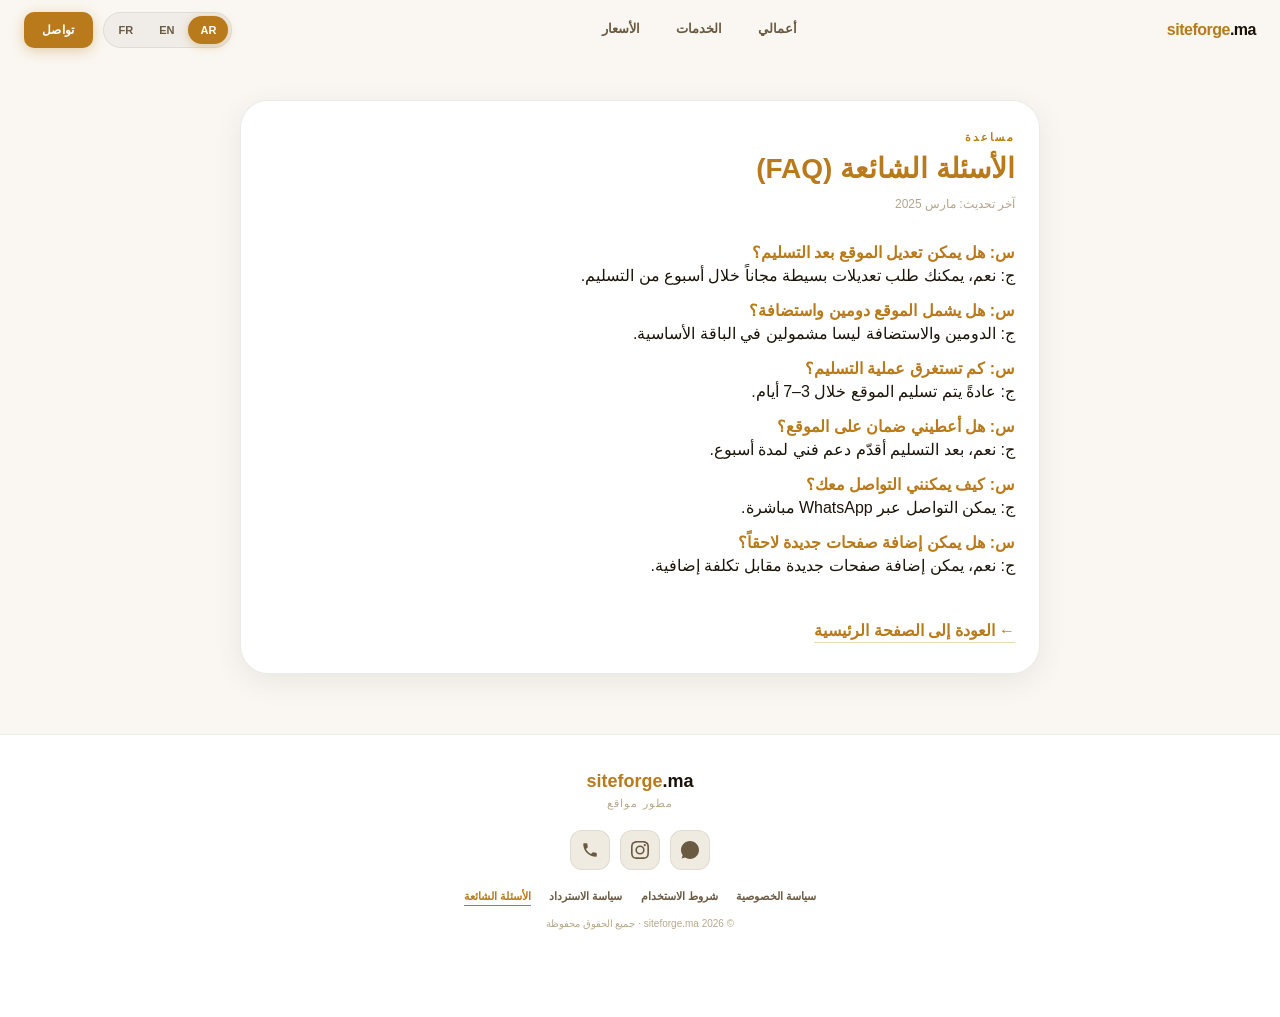
<file: faq.html>
<!DOCTYPE html>
<html lang="ar" dir="rtl">
<head>
  <meta charset="UTF-8">
  <meta name="viewport" content="width=device-width, initial-scale=1.0">
  <title>siteforge.ma — الأسئلة الشائعة</title>
  <link rel="stylesheet" href="style.css">
  <link href="https://fonts.googleapis.com/css2?family=Tajawal:wght@300;400;500;700;800;900&family=Playfair+Display:ital,wght@1,700&family=DM+Sans:wght@400;500;700&display=swap" rel="stylesheet">
  <meta http-equiv="Content-Security-Policy" content="default-src 'self'; style-src 'self' 'unsafe-inline' https://fonts.googleapis.com; font-src 'self' https://fonts.gstatic.com; script-src 'self' 'unsafe-inline'; img-src 'self' data:; connect-src 'self';">
  <style>
    body { background: #faf7f2 !important; color: #1c1409 !important; }
    .faq-container { max-width:800px; margin:100px auto 60px; padding:30px 24px; background:#fff !important; border:1px solid rgba(0,0,0,0.08) !important; border-radius:28px; box-shadow:0 8px 32px rgba(0,0,0,0.07); }
    .faq-container h1 { font-size:28px; font-weight:900; margin-bottom:12px; color:#b87a1a; }
    .faq-container .updated { font-size:12px; color:#b5a48c; margin-bottom:32px; }
    .faq-container .question { font-weight:800; margin-bottom:4px; color:#b87a1a; }
    .faq-container .answer { margin-bottom:16px; }
    .back-link { display:inline-block; margin-top:30px; color:#b87a1a; font-weight:800; text-decoration:none; border-bottom:1px solid rgba(184,122,26,0.3); padding-bottom:2px; }
    footer { margin-top:40px; }
  </style>
</head>
<body>

<nav id="mainNav" class="scrolled" style="background: rgba(250, 247, 242, 0.96); backdrop-filter: blur(18px);">
  <div class="logo">siteforge<span>.ma</span></div>
  <div class="nav-links">
    <a href="index.html#projects" data-i18n="nav_projects">أعمالي</a>
    <a href="index.html#services" data-i18n="nav_services">الخدمات</a>
    <a href="index.html#pricing" data-i18n="nav_pricing">الأسعار</a>
  </div>
  <div class="nav-r">
    <div class="lang-group">
      <button class="lang-opt" data-lang="ar">AR</button>
      <button class="lang-opt" data-lang="en">EN</button>
      <button class="lang-opt" data-lang="fr">FR</button>
    </div>
    <a href="https://wa.me/212680916653" target="_blank" class="nav-wa" data-i18n="contact">تواصل</a>
  </div>
</nav>

<div class="faq-container">
  <div style="font-size:11px; color:#b87a1a; font-weight:800; letter-spacing:2px; margin-bottom:8px;" data-i18n="faq_help_badge">مساعدة</div>
  <h1 data-i18n="faq_title">الأسئلة الشائعة (FAQ)</h1>
  <div class="updated" data-i18n="faq_updated">آخر تحديث: مارس 2025</div>

  <div class="question" data-i18n="faq_q1">س: هل يمكن تعديل الموقع بعد التسليم؟</div>
  <div class="answer" data-i18n="faq_a1">ج: نعم، يمكنك طلب تعديلات بسيطة مجاناً خلال أسبوع من التسليم. التعديلات الكبيرة يتم تقديرها بشكل منفصل.</div>

  <div class="question" data-i18n="faq_q2">س: هل يشمل الموقع دومين واستضافة؟</div>
  <div class="answer" data-i18n="faq_a2">ج: الدومين والاستضافة ليسا مشمولين في الباقة الأساسية، لكن يمكن توفيرهما مقابل تكلفة إضافية إذا رغبت.</div>

  <div class="question" data-i18n="faq_q3">س: كم تستغرق عملية التسليم؟</div>
  <div class="answer" data-i18n="faq_a3">ج: عادةً يتم تسليم الموقع خلال 3–7 أيام حسب حجم المشروع والخطة المختارة.</div>

  <div class="question" data-i18n="faq_q4">س: هل أعطيني ضمان على الموقع؟</div>
  <div class="answer" data-i18n="faq_a4">ج: نعم، بعد التسليم أقدّم دعم فني لمدة أسبوع لتصحيح أي مشكلة تقنية أو تعديل بسيط.</div>

  <div class="question" data-i18n="faq_q5">س: كيف يمكنني التواصل معك؟</div>
  <div class="answer" data-i18n="faq_a5">ج: يمكن التواصل عبر WhatsApp مباشرة من زر التواصل في الموقع أو عبر البريد الإلكتروني.</div>

  <div class="question" data-i18n="faq_q6">س: هل يمكن إضافة صفحات جديدة لاحقاً؟</div>
  <div class="answer" data-i18n="faq_a6">ج: نعم، يمكن إضافة صفحات جديدة لاحقاً مقابل تكلفة إضافية حسب طبيعة المشروع.</div>

  <a href="index.html" class="back-link" data-i18n="faq_back_link">← العودة إلى الصفحة الرئيسية</a>
</div>

<footer>
  <div class="fl">siteforge<span>.ma</span></div>
  <div class="fs" data-i18n="footer_tagline">مطور مواقع</div>
  <div class="social-links">
    <a href="https://wa.me/212680916653" target="_blank" class="soc-link"><svg viewBox="0 0 24 24" fill="currentColor" width="18" height="18"><path d="M17.472 14.382c-.297-.149-1.758-.867-2.03-.967-.273-.099-.471-.148-.67.15-.197.297-.767.966-.94 1.164-.173.199-.347.223-.644.075-.297-.15-1.255-.463-2.39-1.475-.883-.788-1.48-1.761-1.653-2.059-.173-.297-.018-.458.13-.606.134-.133.298-.347.446-.52.149-.174.198-.298.298-.497.099-.198.05-.371-.025-.52-.075-.149-.669-1.612-.916-2.207-.242-.579-.487-.5-.669-.51-.173-.008-.371-.01-.57-.01-.198 0-.52.074-.792.372-.272.297-1.04 1.016-1.04 2.479 0 1.462 1.065 2.875 1.213 3.074.149.198 2.096 3.2 5.077 4.487.709.306 1.262.489 1.694.625.712.227 1.36.195 1.871.118.571-.085 1.758-.719 2.006-1.413.248-.694.248-1.289.173-1.413-.074-.124-.272-.198-.57-.347zM12 0C5.373 0 0 5.373 0 12c0 2.625.846 5.059 2.287 7.044L.788 23.46l4.525-1.448A11.946 11.946 0 0012 24c6.627 0 12-5.373 12-12S18.627 0 12 0z"/></svg></a>
    <a href="https://instagram.com/siteforge.ma" target="_blank" class="soc-link"><svg viewBox="0 0 24 24" fill="currentColor" width="18" height="18"><path d="M12 2.163c3.204 0 3.584.012 4.85.07 3.252.148 4.771 1.691 4.919 4.919.058 1.265.069 1.645.069 4.849 0 3.205-.012 3.584-.069 4.849-.149 3.225-1.664 4.771-4.919 4.919-1.266.058-1.644.07-4.85.07-3.204 0-3.584-.012-4.849-.07-3.26-.149-4.771-1.699-4.919-4.92-.058-1.265-.07-1.644-.07-4.849 0-3.204.013-3.583.07-4.849.149-3.227 1.664-4.771 4.919-4.919 1.266-.057 1.645-.069 4.849-.069zM12 0C8.741 0 8.333.014 7.053.072 2.695.272.273 2.69.073 7.052.014 8.333 0 8.741 0 12c0 3.259.014 3.668.072 4.948.2 4.358 2.618 6.78 6.98 6.98C8.333 23.986 8.741 24 12 24c3.259 0 3.668-.014 4.948-.072 4.354-.2 6.782-2.618 6.979-6.98.059-1.28.073-1.689.073-4.948 0-3.259-.014-3.667-.072-4.947-.196-4.354-2.617-6.78-6.979-6.98C15.668.014 15.259 0 12 0zm0 5.838a6.162 6.162 0 1 0 0 12.324 6.162 6.162 0 0 0 0-12.324zM12 16a4 4 0 1 1 0-8 4 4 0 0 1 0 8zm6.406-11.845a1.44 1.44 0 1 0 0 2.881 1.44 1.44 0 0 0 0-2.881z"/></svg></a>
    <a href="tel:+212680916653" class="soc-link"><svg viewBox="0 0 24 24" fill="currentColor" width="18" height="18"><path d="M6.62 10.79c1.44 2.83 3.76 5.14 6.59 6.59l2.2-2.2c.27-.27.67-.36 1.02-.24 1.12.37 2.33.57 3.57.57.55 0 1 .45 1 1V20c0 .55-.45 1-1 1-9.39 0-17-7.61-17-17 0-.55.45-1 1-1h3.5c.55 0 1 .45 1 1 0 1.25.2 2.45.57 3.57.11.35.03.74-.25 1.02l-2.2 2.2z"/></svg></a>
  </div>
  <div class="fpol">
    <a href="privacy.html" class="flink" data-i18n="privacy">سياسة الخصوصية</a>
    <a href="terms.html"   class="flink" data-i18n="terms">شروط الاستخدام</a>
    <a href="refund.html"  class="flink" data-i18n="refund">سياسة الاسترداد</a>
    <a href="faq.html"     class="flink" data-i18n="faq">الأسئلة الشائعة</a>
  </div>
  <div class="fcopy" data-i18n="copyright">© 2025 siteforge.ma · جميع الحقوق محفوظة</div>
</footer>

<script src="script.js"></script>
</body>
</html>
</file>
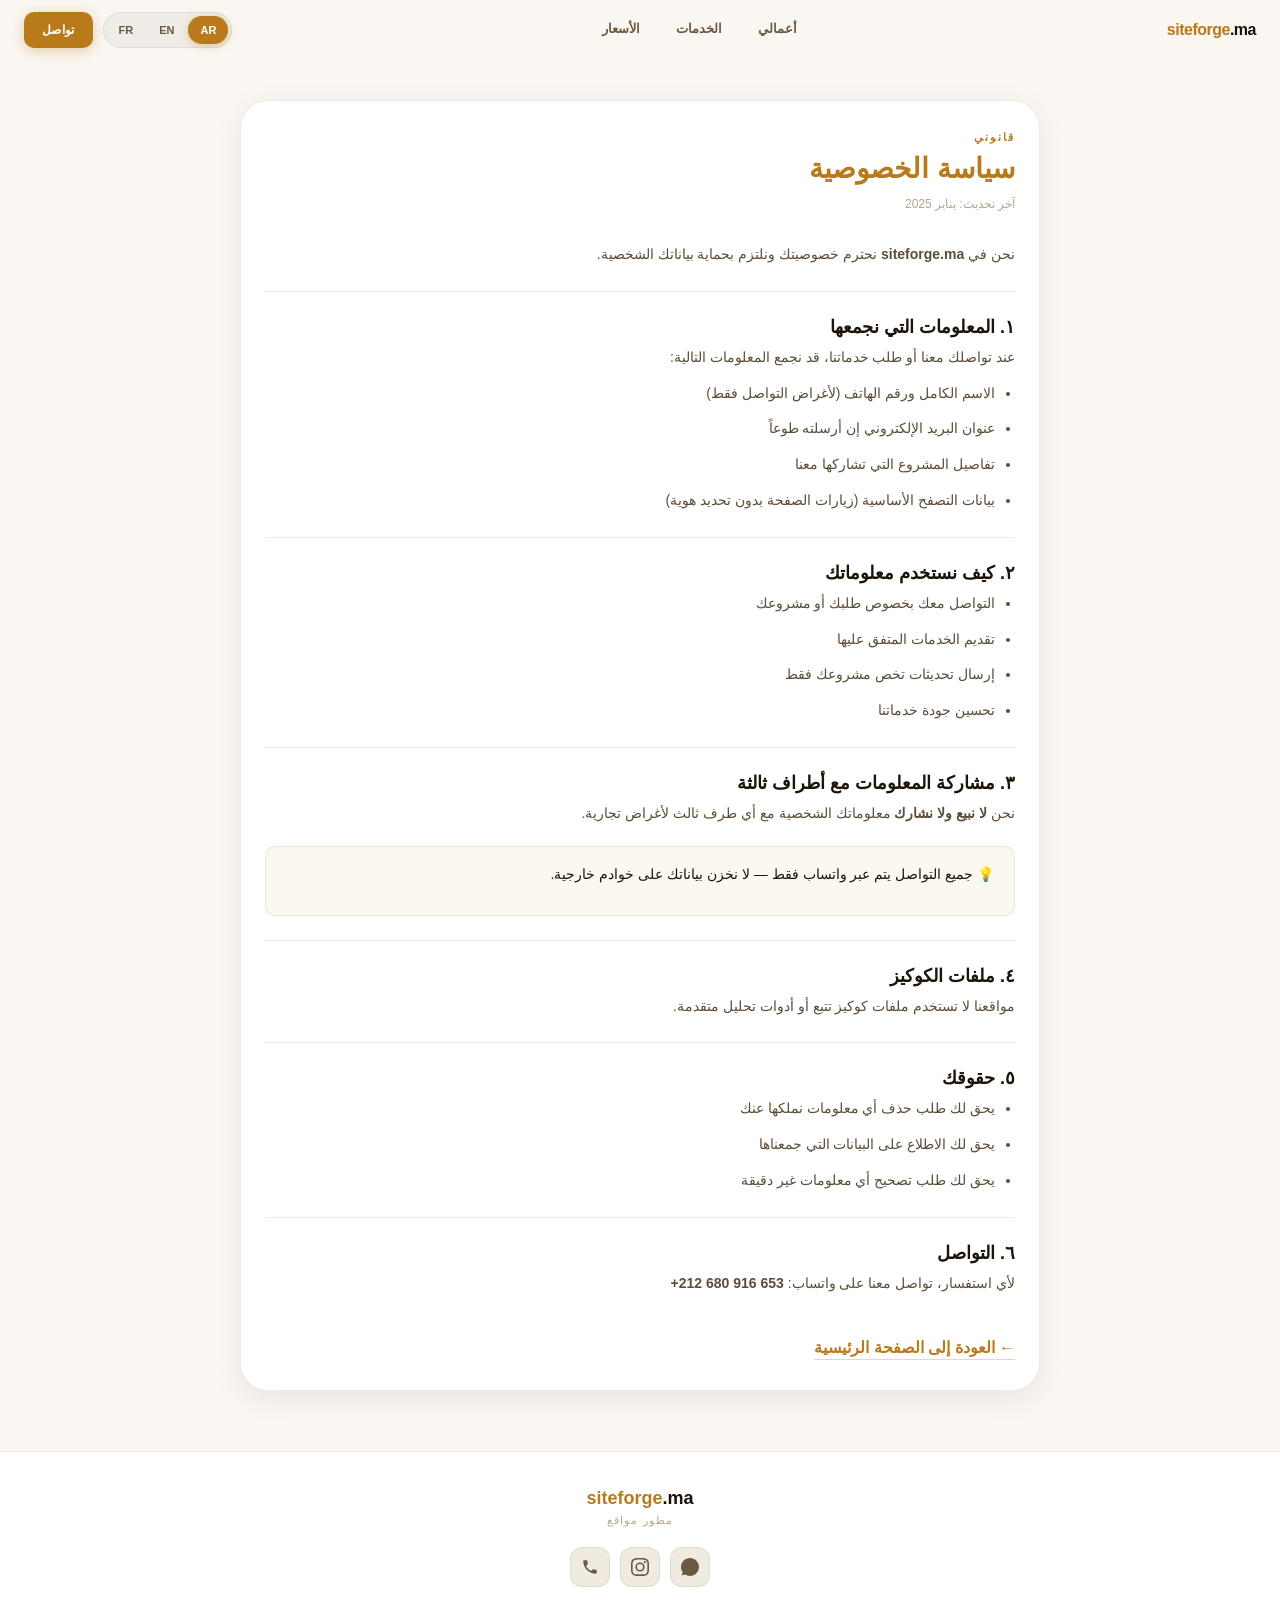
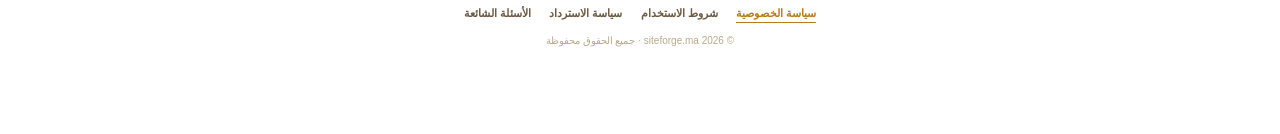
<file: privacy.html>
<!DOCTYPE html>
<html lang="ar" dir="rtl">
<head>
  <meta charset="UTF-8">
  <meta name="viewport" content="width=device-width, initial-scale=1.0">
  <title>siteforge.ma — سياسة الخصوصية</title>
  <link rel="stylesheet" href="style.css">
  <link href="https://fonts.googleapis.com/css2?family=Tajawal:wght@300;400;500;700;800;900&family=Playfair+Display:ital,wght@1,700&family=DM+Sans:wght@400;500;700&display=swap" rel="stylesheet">
  <meta http-equiv="Content-Security-Policy" content="default-src 'self'; style-src 'self' 'unsafe-inline' https://fonts.googleapis.com; font-src 'self' https://fonts.gstatic.com; script-src 'self' 'unsafe-inline'; img-src 'self' data:; connect-src 'self';">
  <style>
    body { background: #faf7f2 !important; color: #1c1409 !important; }
    .legal-container { max-width:800px; margin:100px auto 60px; padding:30px 24px; background:#fff !important; border:1px solid rgba(0,0,0,0.08) !important; border-radius:28px; box-shadow:0 8px 32px rgba(0,0,0,0.07); }
    .legal-container h1 { font-size:28px; font-weight:900; margin-bottom:12px; color:#b87a1a; }
    .legal-container h2 { font-size:18px; font-weight:800; margin:24px 0 8px; color:#1c1409; }
    .legal-container p, .legal-container li { font-size:14px; line-height:1.7; color:#5c4d38; margin-bottom:12px; }
    .legal-container ul { margin-right:20px; }
    .legal-container .updated { font-size:12px; color:#b5a48c; margin-bottom:32px; }
    .legal-container .divider { height:1px; background:rgba(0,0,0,0.08); margin:24px 0; }
    .legal-container .highlight { background:rgba(184,122,26,0.06); border:1px solid rgba(184,122,26,0.15); border-radius:10px; padding:16px 20px; margin:20px 0; }
    .legal-container .highlight p { color:#1c1409; }
    .back-link { display:inline-block; margin-top:30px; color:#b87a1a; font-weight:800; text-decoration:none; border-bottom:1px solid rgba(184,122,26,0.3); padding-bottom:2px; }
    footer { margin-top:40px; }
  </style>
</head>
<body>

<nav id="mainNav" class="scrolled" style="background: rgba(250, 247, 242, 0.96); backdrop-filter: blur(18px);">
  <div class="logo">siteforge<span>.ma</span></div>
  <div class="nav-links">
    <a href="index.html#projects" data-i18n="nav_projects">أعمالي</a>
    <a href="index.html#services" data-i18n="nav_services">الخدمات</a>
    <a href="index.html#pricing" data-i18n="nav_pricing">الأسعار</a>
  </div>
  <div class="nav-r">
    <div class="lang-group">
      <button class="lang-opt" data-lang="ar">AR</button>
      <button class="lang-opt" data-lang="en">EN</button>
      <button class="lang-opt" data-lang="fr">FR</button>
    </div>
    <a href="https://wa.me/212680916653" target="_blank" class="nav-wa" data-i18n="contact">تواصل</a>
  </div>
</nav>

<div class="legal-container">
  <div style="font-size:11px; color:#b87a1a; font-weight:800; letter-spacing:2px; margin-bottom:8px;" data-i18n="privacy_legal_badge">قانوني</div>
  <h1 data-i18n="privacy_title">سياسة الخصوصية</h1>
  <div class="updated" data-i18n="privacy_updated">آخر تحديث: يناير 2025</div>

  <p data-i18n="privacy_intro">نحن في <strong>siteforge.ma</strong> نحترم خصوصيتك ونلتزم بحماية بياناتك الشخصية. هذه السياسة توضح كيفية جمع واستخدام المعلومات التي تشاركها معنا.</p>

  <div class="divider"></div>

  <h2 data-i18n="privacy_s1_title">١. المعلومات التي نجمعها</h2>
  <p data-i18n="privacy_s1_text">عند تواصلك معنا أو طلب خدماتنا، قد نجمع المعلومات التالية:</p>
  <ul>
    <li data-i18n="privacy_s1_li1">الاسم الكامل ورقم الهاتف (لأغراض التواصل فقط)</li>
    <li data-i18n="privacy_s1_li2">عنوان البريد الإلكتروني إن أرسلته طوعاً</li>
    <li data-i18n="privacy_s1_li3">تفاصيل المشروع التي تشاركها معنا</li>
    <li data-i18n="privacy_s1_li4">بيانات التصفح الأساسية (زيارات الصفحة بدون تحديد هوية)</li>
  </ul>

  <div class="divider"></div>

  <h2 data-i18n="privacy_s2_title">٢. كيف نستخدم معلوماتك</h2>
  <ul>
    <li data-i18n="privacy_s2_li1">التواصل معك بخصوص طلبك أو مشروعك</li>
    <li data-i18n="privacy_s2_li2">تقديم الخدمات المتفق عليها</li>
    <li data-i18n="privacy_s2_li3">إرسال تحديثات تخص مشروعك فقط</li>
    <li data-i18n="privacy_s2_li4">تحسين جودة خدماتنا</li>
  </ul>

  <div class="divider"></div>

  <h2 data-i18n="privacy_s3_title">٣. مشاركة المعلومات مع أطراف ثالثة</h2>
  <p data-i18n="privacy_s3_text">نحن <strong>لا نبيع ولا نشارك</strong> معلوماتك الشخصية مع أي طرف ثالث لأغراض تجارية. المعلومات تُستخدم حصرياً لتقديم الخدمة المطلوبة.</p>

  <div class="highlight">
    <p data-i18n="privacy_highlight">💡 جميع التواصل يتم عبر واتساب فقط — لا نخزن بياناتك على خوادم خارجية.</p>
  </div>

  <div class="divider"></div>

  <h2 data-i18n="privacy_s4_title">٤. ملفات الكوكيز</h2>
  <p data-i18n="privacy_s4_text">مواقعنا لا تستخدم ملفات كوكيز تتبع أو أدوات تحليل متقدمة. الموقع ثابت (Static) ولا يجمع أي بيانات تلقائياً.</p>

  <div class="divider"></div>

  <h2 data-i18n="privacy_s5_title">٥. حقوقك</h2>
  <ul>
    <li data-i18n="privacy_s5_li1">يحق لك طلب حذف أي معلومات نملكها عنك</li>
    <li data-i18n="privacy_s5_li2">يحق لك الاطلاع على البيانات التي جمعناها</li>
    <li data-i18n="privacy_s5_li3">يحق لك طلب تصحيح أي معلومات غير دقيقة</li>
  </ul>

  <div class="divider"></div>

  <h2 data-i18n="privacy_s6_title">٦. التواصل</h2>
  <p data-i18n="privacy_s6_text">لأي استفسار حول سياسة الخصوصية، تواصل معنا مباشرة على واتساب: <strong dir="ltr">+212 680 916 653</strong></p>

  <a href="index.html" class="back-link" data-i18n="privacy_back_link">← العودة إلى الصفحة الرئيسية</a>
</div>

<footer>
  <div class="fl">siteforge<span>.ma</span></div>
  <div class="fs" data-i18n="footer_tagline">مطور مواقع</div>
  <div class="social-links">
    <a href="https://wa.me/212680916653" target="_blank" class="soc-link"><svg viewBox="0 0 24 24" fill="currentColor" width="18" height="18"><path d="M17.472 14.382c-.297-.149-1.758-.867-2.03-.967-.273-.099-.471-.148-.67.15-.197.297-.767.966-.94 1.164-.173.199-.347.223-.644.075-.297-.15-1.255-.463-2.39-1.475-.883-.788-1.48-1.761-1.653-2.059-.173-.297-.018-.458.13-.606.134-.133.298-.347.446-.52.149-.174.198-.298.298-.497.099-.198.05-.371-.025-.52-.075-.149-.669-1.612-.916-2.207-.242-.579-.487-.5-.669-.51-.173-.008-.371-.01-.57-.01-.198 0-.52.074-.792.372-.272.297-1.04 1.016-1.04 2.479 0 1.462 1.065 2.875 1.213 3.074.149.198 2.096 3.2 5.077 4.487.709.306 1.262.489 1.694.625.712.227 1.36.195 1.871.118.571-.085 1.758-.719 2.006-1.413.248-.694.248-1.289.173-1.413-.074-.124-.272-.198-.57-.347zM12 0C5.373 0 0 5.373 0 12c0 2.625.846 5.059 2.287 7.044L.788 23.46l4.525-1.448A11.946 11.946 0 0012 24c6.627 0 12-5.373 12-12S18.627 0 12 0z"/></svg></a>
    <a href="https://instagram.com/siteforge.ma" target="_blank" class="soc-link"><svg viewBox="0 0 24 24" fill="currentColor" width="18" height="18"><path d="M12 2.163c3.204 0 3.584.012 4.85.07 3.252.148 4.771 1.691 4.919 4.919.058 1.265.069 1.645.069 4.849 0 3.205-.012 3.584-.069 4.849-.149 3.225-1.664 4.771-4.919 4.919-1.266.058-1.644.07-4.85.07-3.204 0-3.584-.012-4.849-.07-3.26-.149-4.771-1.699-4.919-4.92-.058-1.265-.07-1.644-.07-4.849 0-3.204.013-3.583.07-4.849.149-3.227 1.664-4.771 4.919-4.919 1.266-.057 1.645-.069 4.849-.069zM12 0C8.741 0 8.333.014 7.053.072 2.695.272.273 2.69.073 7.052.014 8.333 0 8.741 0 12c0 3.259.014 3.668.072 4.948.2 4.358 2.618 6.78 6.98 6.98C8.333 23.986 8.741 24 12 24c3.259 0 3.668-.014 4.948-.072 4.354-.2 6.782-2.618 6.979-6.98.059-1.28.073-1.689.073-4.948 0-3.259-.014-3.667-.072-4.947-.196-4.354-2.617-6.78-6.979-6.98C15.668.014 15.259 0 12 0zm0 5.838a6.162 6.162 0 1 0 0 12.324 6.162 6.162 0 0 0 0-12.324zM12 16a4 4 0 1 1 0-8 4 4 0 0 1 0 8zm6.406-11.845a1.44 1.44 0 1 0 0 2.881 1.44 1.44 0 0 0 0-2.881z"/></svg></a>
    <a href="tel:+212680916653" class="soc-link"><svg viewBox="0 0 24 24" fill="currentColor" width="18" height="18"><path d="M6.62 10.79c1.44 2.83 3.76 5.14 6.59 6.59l2.2-2.2c.27-.27.67-.36 1.02-.24 1.12.37 2.33.57 3.57.57.55 0 1 .45 1 1V20c0 .55-.45 1-1 1-9.39 0-17-7.61-17-17 0-.55.45-1 1-1h3.5c.55 0 1 .45 1 1 0 1.25.2 2.45.57 3.57.11.35.03.74-.25 1.02l-2.2 2.2z"/></svg></a>
  </div>
  <div class="fpol">
    <a href="privacy.html" class="flink" data-i18n="privacy">سياسة الخصوصية</a>
    <a href="terms.html"   class="flink" data-i18n="terms">شروط الاستخدام</a>
    <a href="refund.html"  class="flink" data-i18n="refund">سياسة الاسترداد</a>
    <a href="faq.html"     class="flink" data-i18n="faq">الأسئلة الشائعة</a>
  </div>
  <div class="fcopy" data-i18n="copyright">© 2025 siteforge.ma · جميع الحقوق محفوظة</div>
</footer>

<script src="script.js"></script>
</body>
</html>
</file>
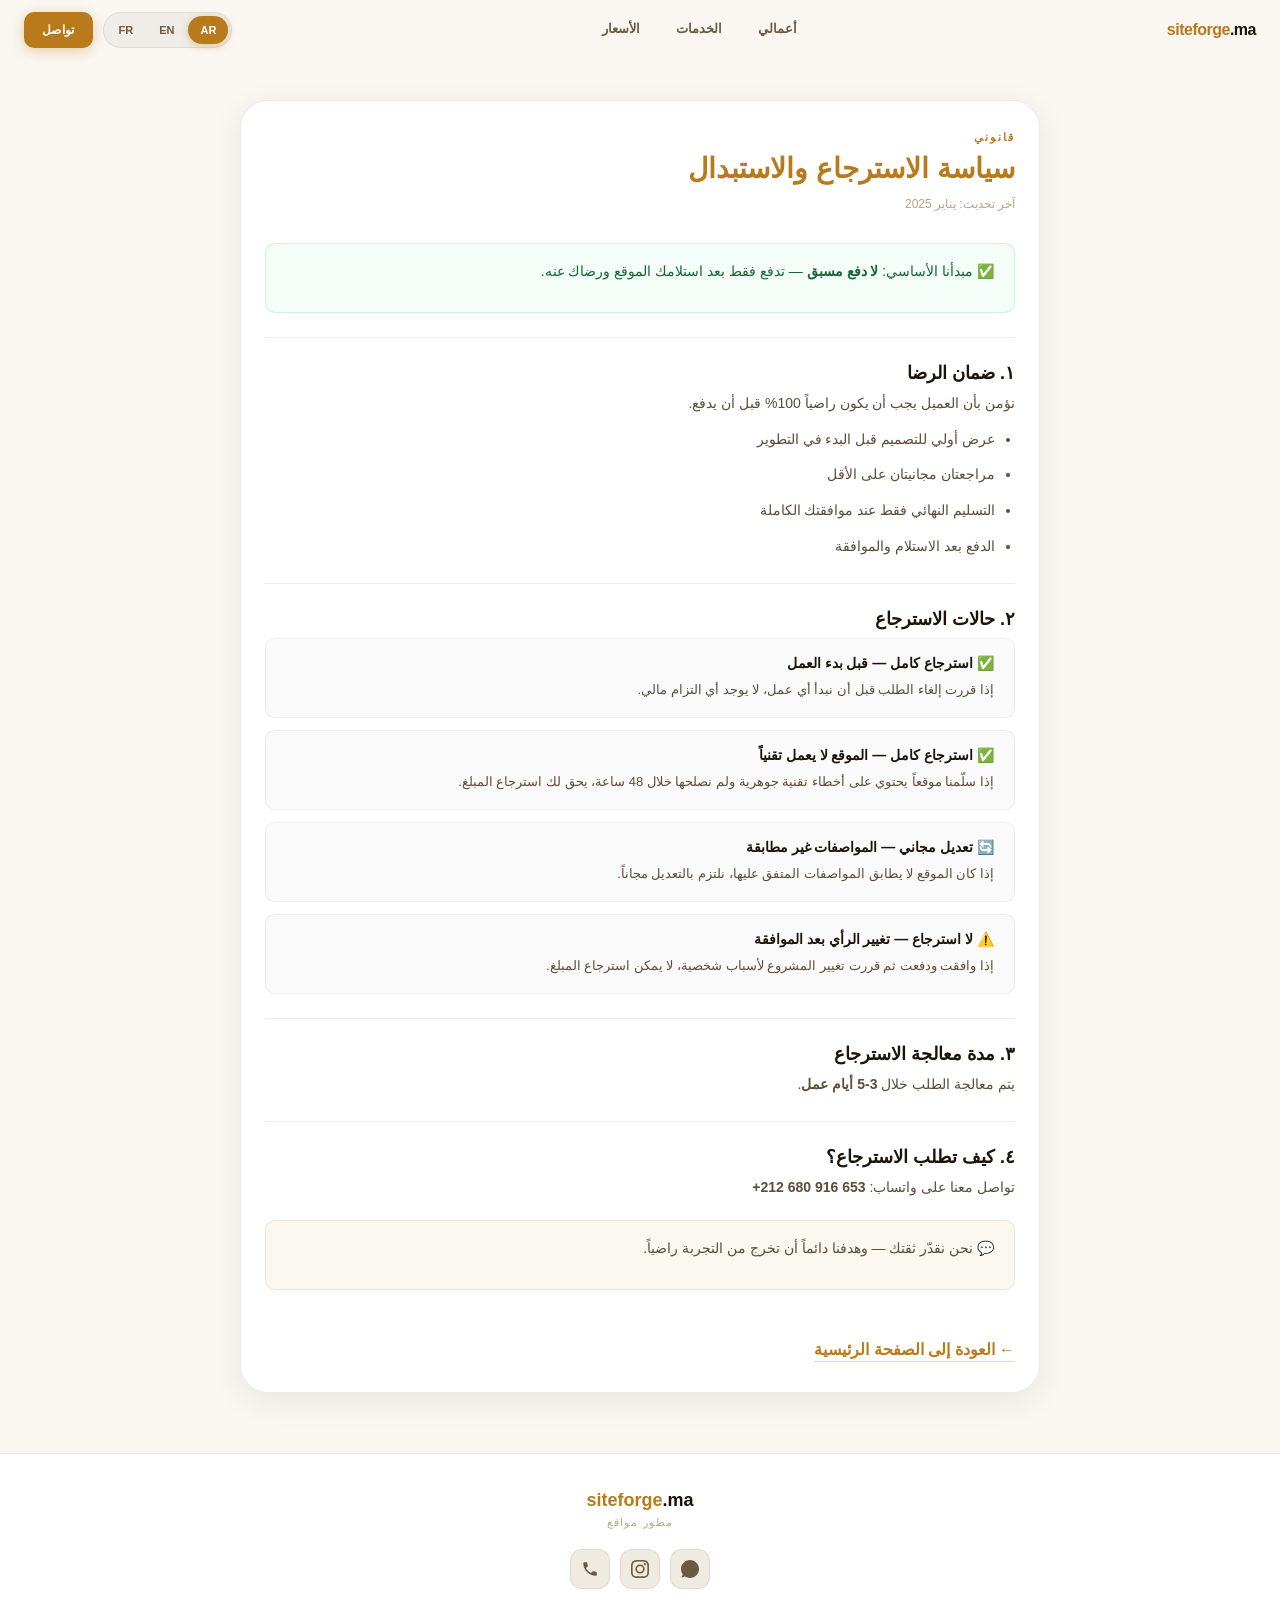
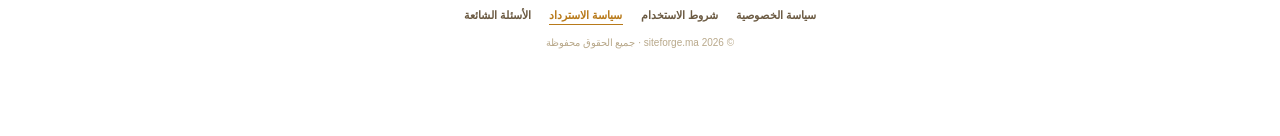
<file: refund.html>
<!DOCTYPE html>
<html lang="ar" dir="rtl">
<head>
  <meta charset="UTF-8">
  <meta name="viewport" content="width=device-width, initial-scale=1.0">
  <title>siteforge.ma — سياسة الاسترجاع والاستبدال</title>
  <link rel="stylesheet" href="style.css">
  <link href="https://fonts.googleapis.com/css2?family=Tajawal:wght@300;400;500;700;800;900&family=Playfair+Display:ital,wght@1,700&family=DM+Sans:wght@400;500;700&display=swap" rel="stylesheet">
  <meta http-equiv="Content-Security-Policy" content="default-src 'self'; style-src 'self' 'unsafe-inline' https://fonts.googleapis.com; font-src 'self' https://fonts.gstatic.com; script-src 'self' 'unsafe-inline'; img-src 'self' data:; connect-src 'self';">
  <style>
    body { background: #faf7f2 !important; color: #1c1409 !important; }
    .legal-container { max-width:800px; margin:100px auto 60px; padding:30px 24px; background:#fff !important; border:1px solid rgba(0,0,0,0.08) !important; border-radius:28px; box-shadow:0 8px 32px rgba(0,0,0,0.07); }
    .legal-container h1 { font-size:28px; font-weight:900; margin-bottom:12px; color:#b87a1a; }
    .legal-container h2 { font-size:18px; font-weight:800; margin:24px 0 8px; color:#1c1409; }
    .legal-container p, .legal-container li { font-size:14px; line-height:1.7; color:#5c4d38; margin-bottom:12px; }
    .legal-container ul { margin-right:20px; }
    .legal-container .updated { font-size:12px; color:#b5a48c; margin-bottom:32px; }
    .legal-container .divider { height:1px; background:rgba(0,0,0,0.08); margin:24px 0; }
    .legal-container .highlight { background:rgba(184,122,26,0.06); border:1px solid rgba(184,122,26,0.15); border-radius:10px; padding:16px 20px; margin:20px 0; }
    .legal-container .green-box { background:rgba(37,211,102,0.05); border:1px solid rgba(37,211,102,0.2); border-radius:10px; padding:16px 20px; margin:20px 0; }
    .legal-container .green-box p { color:#166534; }
    .legal-container .scenario { background:rgba(0,0,0,0.02); border:1px solid rgba(0,0,0,0.05); border-radius:10px; padding:16px 20px; margin-bottom:12px; }
    .legal-container .scenario-title { font-size:14px; font-weight:800; margin-bottom:8px; color:#1c1409; }
    .legal-container .scenario-desc { font-size:13px; color:#5c4d38; line-height:1.7; }
    .back-link { display:inline-block; margin-top:30px; color:#b87a1a; font-weight:800; text-decoration:none; border-bottom:1px solid rgba(184,122,26,0.3); padding-bottom:2px; }
    footer { margin-top:40px; }
  </style>
</head>
<body>

<nav id="mainNav" class="scrolled" style="background: rgba(250, 247, 242, 0.96); backdrop-filter: blur(18px);">
  <div class="logo">siteforge<span>.ma</span></div>
  <div class="nav-links">
    <a href="index.html#projects" data-i18n="nav_projects">أعمالي</a>
    <a href="index.html#services" data-i18n="nav_services">الخدمات</a>
    <a href="index.html#pricing" data-i18n="nav_pricing">الأسعار</a>
  </div>
  <div class="nav-r">
    <div class="lang-group">
      <button class="lang-opt" data-lang="ar">AR</button>
      <button class="lang-opt" data-lang="en">EN</button>
      <button class="lang-opt" data-lang="fr">FR</button>
    </div>
    <a href="https://wa.me/212680916653" target="_blank" class="nav-wa" data-i18n="contact">تواصل</a>
  </div>
</nav>

<div class="legal-container">
  <div style="font-size:11px; color:#b87a1a; font-weight:800; letter-spacing:2px; margin-bottom:8px;" data-i18n="refund_legal_badge">قانوني</div>
  <h1 data-i18n="refund_title">سياسة الاسترجاع والاستبدال</h1>
  <div class="updated" data-i18n="refund_updated">آخر تحديث: يناير 2025</div>

  <div class="green-box">
    <p data-i18n="refund_green_box">✅ مبدأنا الأساسي: <strong>لا دفع مسبق</strong> — تدفع فقط بعد استلامك الموقع ورضاك عنه بالكامل.</p>
  </div>

  <div class="divider"></div>

  <h2 data-i18n="refund_s1_title">١. ضمان الرضا</h2>
  <p data-i18n="refund_s1_text">نؤمن بأن العميل يجب أن يكون راضياً 100% قبل أن يدفع أي مبلغ. لهذا نعمل بنظام:</p>
  <ul>
    <li data-i18n="refund_s1_li1">عرض أولي للتصميم قبل البدء في التطوير</li>
    <li data-i18n="refund_s1_li2">مراجعتان مجانيتان على الأقل خلال مرحلة التطوير</li>
    <li data-i18n="refund_s1_li3">التسليم النهائي فقط عند موافقتك الكاملة</li>
    <li data-i18n="refund_s1_li4">الدفع بعد الاستلام والموافقة</li>
  </ul>

  <div class="divider"></div>

  <h2 data-i18n="refund_s2_title">٢. حالات الاسترجاع</h2>

  <div class="scenario">
    <div class="scenario-title" data-i18n="refund_scenario1_title">✅ استرجاع كامل — قبل بدء العمل</div>
    <div class="scenario-desc" data-i18n="refund_scenario1_desc">إذا قررت إلغاء الطلب قبل أن نبدأ أي عمل، لا يوجد أي التزام مالي من طرفك.</div>
  </div>

  <div class="scenario">
    <div class="scenario-title" data-i18n="refund_scenario2_title">✅ استرجاع كامل — الموقع لا يعمل تقنياً</div>
    <div class="scenario-desc" data-i18n="refund_scenario2_desc">إذا سلّمنا موقعاً يحتوي على أخطاء تقنية جوهرية ولم نصلحها خلال 48 ساعة من الإبلاغ، يحق لك استرجاع المبلغ كاملاً.</div>
  </div>

  <div class="scenario">
    <div class="scenario-title" data-i18n="refund_scenario3_title">🔄 تعديل مجاني — المواصفات غير مطابقة</div>
    <div class="scenario-desc" data-i18n="refund_scenario3_desc">إذا كان الموقع المسلَّم لا يطابق المواصفات المتفق عليها كتابةً، نلتزم بالتعديل مجاناً حتى المطابقة الكاملة.</div>
  </div>

  <div class="scenario">
    <div class="scenario-title" data-i18n="refund_scenario4_title">⚠️ لا استرجاع — تغيير الرأي بعد الموافقة</div>
    <div class="scenario-desc" data-i18n="refund_scenario4_desc">إذا وافقت على الموقع ودفعت، ثم قررت تغيير المشروع بالكامل أو إلغاءه لأسباب شخصية، لا يمكن استرجاع المبلغ. التعديلات الإضافية تُحتسب بشكل منفصل.</div>
  </div>

  <div class="divider"></div>

  <h2 data-i18n="refund_s3_title">٣. مدة معالجة الاسترجاع</h2>
  <p data-i18n="refund_s3_text">في الحالات المؤهلة للاسترجاع، يتم معالجة الطلب خلال <strong>3-5 أيام عمل</strong> عبر نفس وسيلة الدفع المستخدمة.</p>

  <div class="divider"></div>

  <h2 data-i18n="refund_s4_title">٤. كيف تطلب الاسترجاع؟</h2>
  <p data-i18n="refund_s4_text">تواصل معنا مباشرة على واتساب مع ذكر سبب الطلب: <strong dir="ltr">+212 680 916 653</strong></p>

  <div class="highlight">
    <p data-i18n="refund_highlight">💬 نحن نقدّر ثقتك — وهدفنا دائماً أن تخرج من التجربة راضياً.</p>
  </div>

  <a href="index.html" class="back-link" data-i18n="refund_back_link">← العودة إلى الصفحة الرئيسية</a>
</div>

<footer>
  <div class="fl">siteforge<span>.ma</span></div>
  <div class="fs" data-i18n="footer_tagline">مطور مواقع</div>
  <div class="social-links">
    <a href="https://wa.me/212680916653" target="_blank" class="soc-link"><svg viewBox="0 0 24 24" fill="currentColor" width="18" height="18"><path d="M17.472 14.382c-.297-.149-1.758-.867-2.03-.967-.273-.099-.471-.148-.67.15-.197.297-.767.966-.94 1.164-.173.199-.347.223-.644.075-.297-.15-1.255-.463-2.39-1.475-.883-.788-1.48-1.761-1.653-2.059-.173-.297-.018-.458.13-.606.134-.133.298-.347.446-.52.149-.174.198-.298.298-.497.099-.198.05-.371-.025-.52-.075-.149-.669-1.612-.916-2.207-.242-.579-.487-.5-.669-.51-.173-.008-.371-.01-.57-.01-.198 0-.52.074-.792.372-.272.297-1.04 1.016-1.04 2.479 0 1.462 1.065 2.875 1.213 3.074.149.198 2.096 3.2 5.077 4.487.709.306 1.262.489 1.694.625.712.227 1.36.195 1.871.118.571-.085 1.758-.719 2.006-1.413.248-.694.248-1.289.173-1.413-.074-.124-.272-.198-.57-.347zM12 0C5.373 0 0 5.373 0 12c0 2.625.846 5.059 2.287 7.044L.788 23.46l4.525-1.448A11.946 11.946 0 0012 24c6.627 0 12-5.373 12-12S18.627 0 12 0z"/></svg></a>
    <a href="https://instagram.com/siteforge.ma" target="_blank" class="soc-link"><svg viewBox="0 0 24 24" fill="currentColor" width="18" height="18"><path d="M12 2.163c3.204 0 3.584.012 4.85.07 3.252.148 4.771 1.691 4.919 4.919.058 1.265.069 1.645.069 4.849 0 3.205-.012 3.584-.069 4.849-.149 3.225-1.664 4.771-4.919 4.919-1.266.058-1.644.07-4.85.07-3.204 0-3.584-.012-4.849-.07-3.26-.149-4.771-1.699-4.919-4.92-.058-1.265-.07-1.644-.07-4.849 0-3.204.013-3.583.07-4.849.149-3.227 1.664-4.771 4.919-4.919 1.266-.057 1.645-.069 4.849-.069zM12 0C8.741 0 8.333.014 7.053.072 2.695.272.273 2.69.073 7.052.014 8.333 0 8.741 0 12c0 3.259.014 3.668.072 4.948.2 4.358 2.618 6.78 6.98 6.98C8.333 23.986 8.741 24 12 24c3.259 0 3.668-.014 4.948-.072 4.354-.2 6.782-2.618 6.979-6.98.059-1.28.073-1.689.073-4.948 0-3.259-.014-3.667-.072-4.947-.196-4.354-2.617-6.78-6.979-6.98C15.668.014 15.259 0 12 0zm0 5.838a6.162 6.162 0 1 0 0 12.324 6.162 6.162 0 0 0 0-12.324zM12 16a4 4 0 1 1 0-8 4 4 0 0 1 0 8zm6.406-11.845a1.44 1.44 0 1 0 0 2.881 1.44 1.44 0 0 0 0-2.881z"/></svg></a>
    <a href="tel:+212680916653" class="soc-link"><svg viewBox="0 0 24 24" fill="currentColor" width="18" height="18"><path d="M6.62 10.79c1.44 2.83 3.76 5.14 6.59 6.59l2.2-2.2c.27-.27.67-.36 1.02-.24 1.12.37 2.33.57 3.57.57.55 0 1 .45 1 1V20c0 .55-.45 1-1 1-9.39 0-17-7.61-17-17 0-.55.45-1 1-1h3.5c.55 0 1 .45 1 1 0 1.25.2 2.45.57 3.57.11.35.03.74-.25 1.02l-2.2 2.2z"/></svg></a>
  </div>
  <div class="fpol">
    <a href="privacy.html" class="flink" data-i18n="privacy">سياسة الخصوصية</a>
    <a href="terms.html"   class="flink" data-i18n="terms">شروط الاستخدام</a>
    <a href="refund.html"  class="flink" data-i18n="refund">سياسة الاسترداد</a>
    <a href="faq.html"     class="flink" data-i18n="faq">الأسئلة الشائعة</a>
  </div>
  <div class="fcopy" data-i18n="copyright">© 2025 siteforge.ma · جميع الحقوق محفوظة</div>
</footer>

<script src="script.js"></script>
</body>
</html>
</file>
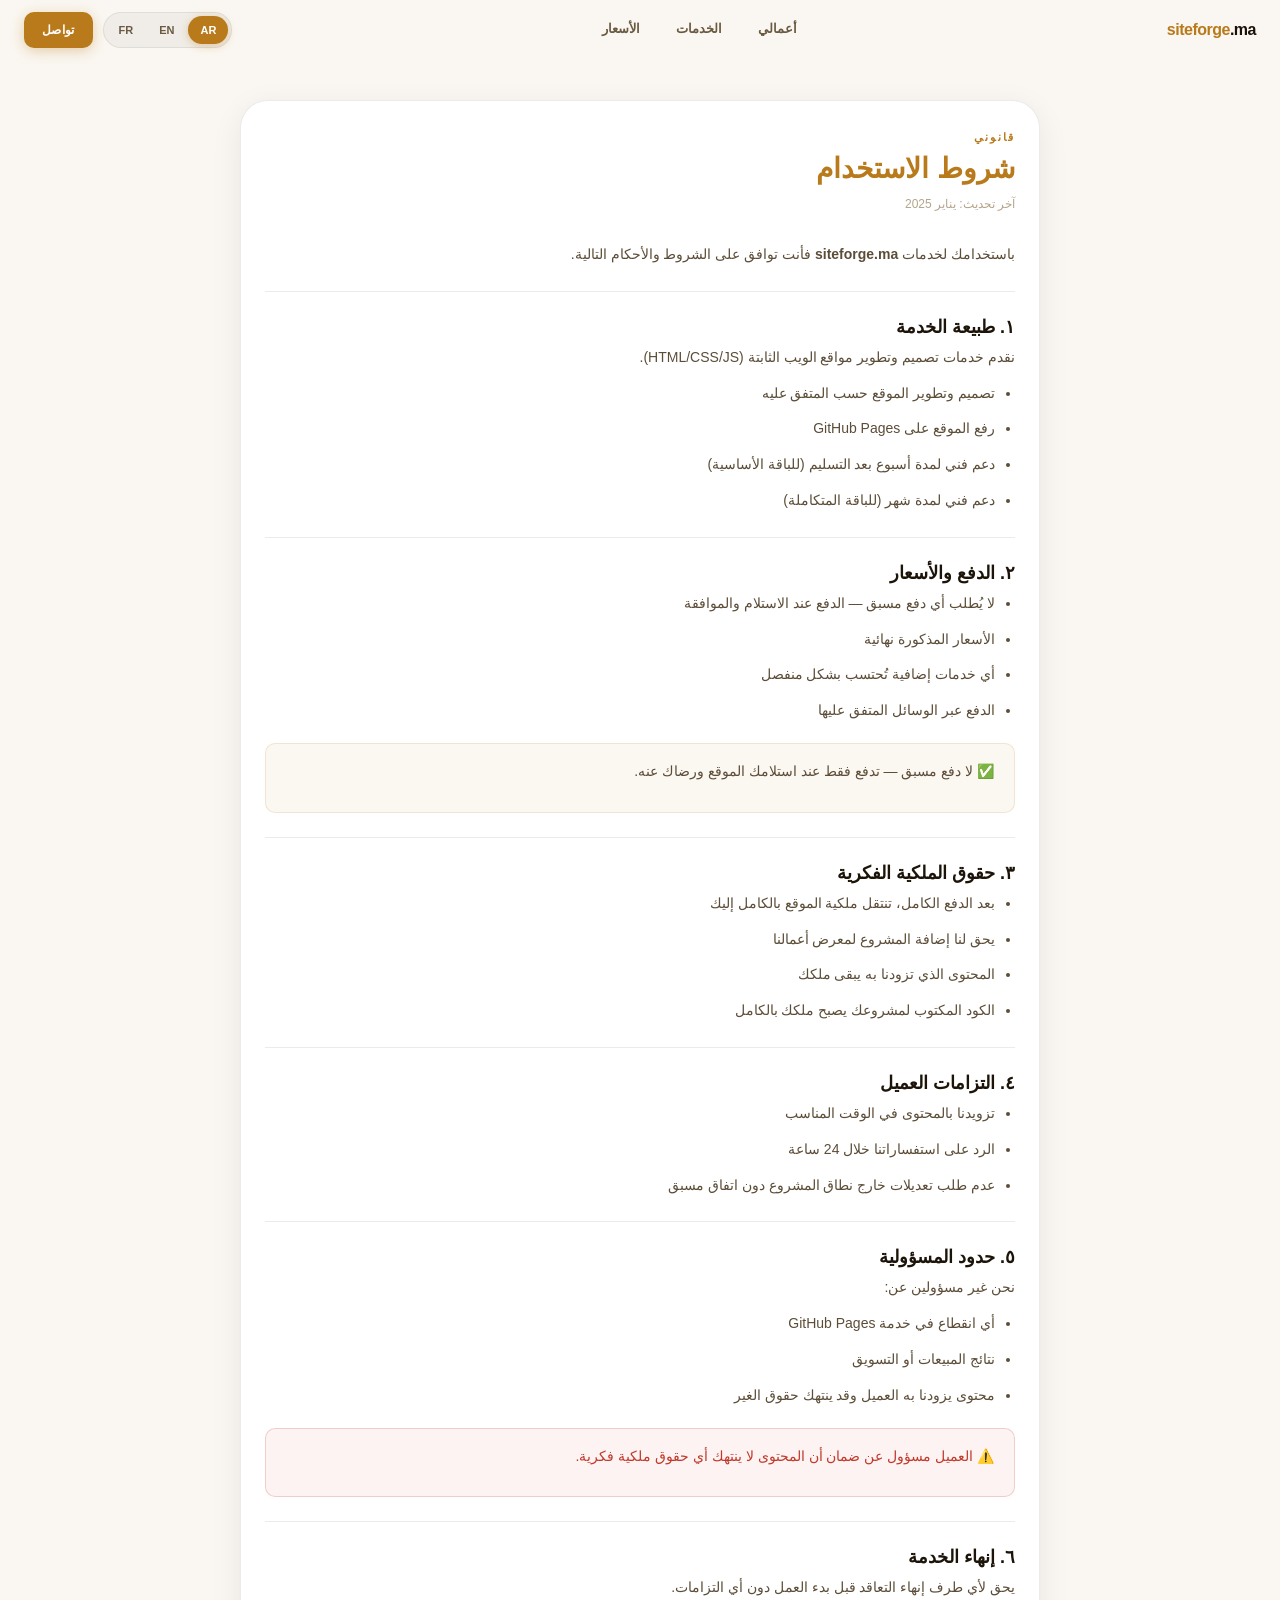
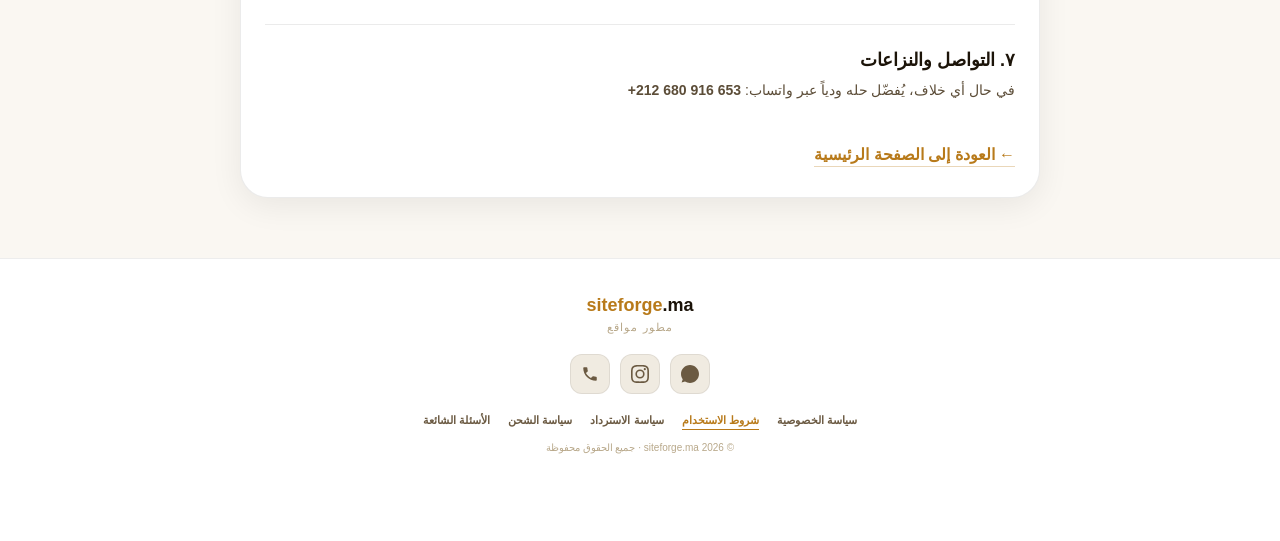
<file: terms.html>
<!DOCTYPE html>
<html lang="ar" dir="rtl">
<head>
  <meta charset="UTF-8">
  <meta name="viewport" content="width=device-width, initial-scale=1.0">
  <title>siteforge.ma — شروط الاستخدام</title>
  <link rel="stylesheet" href="style.css">
  <link href="https://fonts.googleapis.com/css2?family=Tajawal:wght@300;400;500;700;800;900&family=Playfair+Display:ital,wght@1,700&family=DM+Sans:wght@400;500;700&display=swap" rel="stylesheet">
  <meta http-equiv="Content-Security-Policy" content="default-src 'self'; style-src 'self' 'unsafe-inline' https://fonts.googleapis.com; font-src 'self' https://fonts.gstatic.com; script-src 'self' 'unsafe-inline'; img-src 'self' data:; connect-src 'self';">
  <style>
    body { background: #faf7f2 !important; color: #1c1409 !important; }
    .legal-container { max-width:800px; margin:100px auto 60px; padding:30px 24px; background:#fff !important; border:1px solid rgba(0,0,0,0.08) !important; border-radius:28px; box-shadow:0 8px 32px rgba(0,0,0,0.07); }
    .legal-container h1 { font-size:28px; font-weight:900; margin-bottom:12px; color:#b87a1a; }
    .legal-container h2 { font-size:18px; font-weight:800; margin:24px 0 8px; color:#1c1409; }
    .legal-container p, .legal-container li { font-size:14px; line-height:1.7; color:#5c4d38; margin-bottom:12px; }
    .legal-container ul { margin-right:20px; }
    .legal-container .updated { font-size:12px; color:#b5a48c; margin-bottom:32px; }
    .legal-container .divider { height:1px; background:rgba(0,0,0,0.08); margin:24px 0; }
    .legal-container .highlight { background:rgba(184,122,26,0.06); border:1px solid rgba(184,122,26,0.15); border-radius:10px; padding:16px 20px; margin:20px 0; }
    .legal-container .warn { background:rgba(192,57,43,0.06); border:1px solid rgba(192,57,43,0.2); border-radius:10px; padding:16px 20px; margin:20px 0; }
    .legal-container .warn p { color:#c0392b; }
    .back-link { display:inline-block; margin-top:30px; color:#b87a1a; font-weight:800; text-decoration:none; border-bottom:1px solid rgba(184,122,26,0.3); padding-bottom:2px; }
    footer { margin-top:40px; }
  </style>
</head>
<body>

<nav id="mainNav" class="scrolled" style="background: rgba(250, 247, 242, 0.96); backdrop-filter: blur(18px);">
  <div class="logo">siteforge<span>.ma</span></div>
  <div class="nav-links">
    <a href="index.html#projects" data-i18n="nav_projects">أعمالي</a>
    <a href="index.html#services" data-i18n="nav_services">الخدمات</a>
    <a href="index.html#pricing" data-i18n="nav_pricing">الأسعار</a>
  </div>
  <div class="nav-r">
    <div class="lang-group">
      <button class="lang-opt" data-lang="ar">AR</button>
      <button class="lang-opt" data-lang="en">EN</button>
      <button class="lang-opt" data-lang="fr">FR</button>
    </div>
    <a href="https://wa.me/212680916653" target="_blank" class="nav-wa" data-i18n="contact">تواصل</a>
  </div>
</nav>

<div class="legal-container">
  <div style="font-size:11px; color:#b87a1a; font-weight:800; letter-spacing:2px; margin-bottom:8px;" data-i18n="terms_legal_badge">قانوني</div>
  <h1 data-i18n="terms_title">شروط الاستخدام</h1>
  <div class="updated" data-i18n="terms_updated">آخر تحديث: يناير 2025</div>

  <p data-i18n="terms_intro">باستخدامك لخدمات <strong>siteforge.ma</strong> أو التواصل معنا، فأنت توافق على الشروط والأحكام التالية. يُرجى قراءتها بعناية قبل الطلب.</p>

  <div class="divider"></div>

  <h2 data-i18n="terms_s1_title">١. طبيعة الخدمة</h2>
  <p data-i18n="terms_s1_text">نقدم خدمات تصميم وتطوير مواقع الويب الثابتة (HTML/CSS/JS) المستضافة على GitHub Pages. الخدمة تشمل:</p>
  <ul>
    <li data-i18n="terms_s1_li1">تصميم وتطوير الموقع حسب المتفق عليه</li>
    <li data-i18n="terms_s1_li2">رفع الموقع على GitHub Pages</li>
    <li data-i18n="terms_s1_li3">دعم فني لمدة أسبوع بعد التسليم (للباقة الأساسية والاحترافية)</li>
    <li data-i18n="terms_s1_li4">دعم فني لمدة شهر (للباقة المتكاملة)</li>
  </ul>

  <div class="divider"></div>

  <h2 data-i18n="terms_s2_title">٢. الدفع والأسعار</h2>
  <ul>
    <li data-i18n="terms_s2_li1">لا يُطلب أي دفع مسبق — الدفع عند الاستلام والموافقة</li>
    <li data-i18n="terms_s2_li2">الأسعار المذكورة نهائية وتشمل ما هو مذكور في كل باقة</li>
    <li data-i18n="terms_s2_li3">أي خدمات إضافية خارج نطاق الباقة تُحتسب بشكل منفصل</li>
    <li data-i18n="terms_s2_li4">الدفع عبر الوسائل المتفق عليها بين الطرفين</li>
  </ul>

  <div class="highlight">
    <p data-i18n="terms_highlight">✅ لا دفع مسبق — تدفع فقط عند استلامك الموقع ورضاك عنه.</p>
  </div>

  <div class="divider"></div>

  <h2 data-i18n="terms_s3_title">٣. حقوق الملكية الفكرية</h2>
  <ul>
    <li data-i18n="terms_s3_li1">بعد الدفع الكامل، تنتقل ملكية الموقع بالكامل إليك</li>
    <li data-i18n="terms_s3_li2">يحق لنا إضافة المشروع لمعرض أعمالنا ما لم تطلب خلاف ذلك صراحةً</li>
    <li data-i18n="terms_s3_li3">المحتوى الذي تزودنا به (صور، نصوص) يبقى ملكك</li>
    <li data-i18n="terms_s3_li4">الكود المكتوب حصرياً لمشروعك يصبح ملكك بالكامل</li>
  </ul>

  <div class="divider"></div>

  <h2 data-i18n="terms_s4_title">٤. التزامات العميل</h2>
  <ul>
    <li data-i18n="terms_s4_li1">تزويدنا بالمحتوى (صور، نصوص، لوجو) في الوقت المناسب</li>
    <li data-i18n="terms_s4_li2">الرد على استفساراتنا خلال 24 ساعة لضمان سرعة التسليم</li>
    <li data-i18n="terms_s4_li3">عدم طلب تعديلات خارج نطاق المشروع المتفق عليه دون اتفاق مسبق</li>
  </ul>

  <div class="divider"></div>

  <h2 data-i18n="terms_s5_title">٥. حدود المسؤولية</h2>
  <p data-i18n="terms_s5_text">نحن غير مسؤولين عن:</p>
  <ul>
    <li data-i18n="terms_s5_li1">أي انقطاع في خدمة GitHub Pages (خارج عن إرادتنا)</li>
    <li data-i18n="terms_s5_li2">نتائج المبيعات أو التسويق — نوفر الموقع فقط</li>
    <li data-i18n="terms_s5_li3">محتوى يزودنا به العميل وقد ينتهك حقوق الغير</li>
  </ul>

  <div class="warn">
    <p data-i18n="terms_warn">⚠️ العميل مسؤول عن ضمان أن المحتوى الذي يزودنا به لا ينتهك أي حقوق ملكية فكرية.</p>
  </div>

  <div class="divider"></div>

  <h2 data-i18n="terms_s6_title">٦. إنهاء الخدمة</h2>
  <p data-i18n="terms_s6_text">يحق لأي طرف إنهاء التعاقد قبل بدء العمل دون أي التزامات. في حال بدء العمل، يُتفق على شروط الإلغاء بشكل مباشر.</p>

  <div class="divider"></div>

  <h2 data-i18n="terms_s7_title">٧. التواصل والنزاعات</h2>
  <p data-i18n="terms_s7_text">في حال أي خلاف، يُفضّل حله ودياً عبر واتساب: <strong dir="ltr">+212 680 916 653</strong></p>

  <a href="index.html" class="back-link" data-i18n="terms_back_link">← العودة إلى الصفحة الرئيسية</a>
</div>

<footer>
  <div class="fl">siteforge<span>.ma</span></div>
  <div class="fs" data-i18n="footer_tagline">مطور مواقع</div>
  <div class="social-links">
    <a href="https://wa.me/212680916653" target="_blank" class="soc-link"><svg viewBox="0 0 24 24" fill="currentColor" width="18" height="18"><path d="M17.472 14.382c-.297-.149-1.758-.867-2.03-.967-.273-.099-.471-.148-.67.15-.197.297-.767.966-.94 1.164-.173.199-.347.223-.644.075-.297-.15-1.255-.463-2.39-1.475-.883-.788-1.48-1.761-1.653-2.059-.173-.297-.018-.458.13-.606.134-.133.298-.347.446-.52.149-.174.198-.298.298-.497.099-.198.05-.371-.025-.52-.075-.149-.669-1.612-.916-2.207-.242-.579-.487-.5-.669-.51-.173-.008-.371-.01-.57-.01-.198 0-.52.074-.792.372-.272.297-1.04 1.016-1.04 2.479 0 1.462 1.065 2.875 1.213 3.074.149.198 2.096 3.2 5.077 4.487.709.306 1.262.489 1.694.625.712.227 1.36.195 1.871.118.571-.085 1.758-.719 2.006-1.413.248-.694.248-1.289.173-1.413-.074-.124-.272-.198-.57-.347zM12 0C5.373 0 0 5.373 0 12c0 2.625.846 5.059 2.287 7.044L.788 23.46l4.525-1.448A11.946 11.946 0 0012 24c6.627 0 12-5.373 12-12S18.627 0 12 0z"/></svg></a>
    <a href="https://instagram.com/siteforge.ma" target="_blank" class="soc-link"><svg viewBox="0 0 24 24" fill="currentColor" width="18" height="18"><path d="M12 2.163c3.204 0 3.584.012 4.85.07 3.252.148 4.771 1.691 4.919 4.919.058 1.265.069 1.645.069 4.849 0 3.205-.012 3.584-.069 4.849-.149 3.225-1.664 4.771-4.919 4.919-1.266.058-1.644.07-4.85.07-3.204 0-3.584-.012-4.849-.07-3.26-.149-4.771-1.699-4.919-4.92-.058-1.265-.07-1.644-.07-4.849 0-3.204.013-3.583.07-4.849.149-3.227 1.664-4.771 4.919-4.919 1.266-.057 1.645-.069 4.849-.069zM12 0C8.741 0 8.333.014 7.053.072 2.695.272.273 2.69.073 7.052.014 8.333 0 8.741 0 12c0 3.259.014 3.668.072 4.948.2 4.358 2.618 6.78 6.98 6.98C8.333 23.986 8.741 24 12 24c3.259 0 3.668-.014 4.948-.072 4.354-.2 6.782-2.618 6.979-6.98.059-1.28.073-1.689.073-4.948 0-3.259-.014-3.667-.072-4.947-.196-4.354-2.617-6.78-6.979-6.98C15.668.014 15.259 0 12 0zm0 5.838a6.162 6.162 0 1 0 0 12.324 6.162 6.162 0 0 0 0-12.324zM12 16a4 4 0 1 1 0-8 4 4 0 0 1 0 8zm6.406-11.845a1.44 1.44 0 1 0 0 2.881 1.44 1.44 0 0 0 0-2.881z"/></svg></a>
    <a href="tel:+212680916653" class="soc-link"><svg viewBox="0 0 24 24" fill="currentColor" width="18" height="18"><path d="M6.62 10.79c1.44 2.83 3.76 5.14 6.59 6.59l2.2-2.2c.27-.27.67-.36 1.02-.24 1.12.37 2.33.57 3.57.57.55 0 1 .45 1 1V20c0 .55-.45 1-1 1-9.39 0-17-7.61-17-17 0-.55.45-1 1-1h3.5c.55 0 1 .45 1 1 0 1.25.2 2.45.57 3.57.11.35.03.74-.25 1.02l-2.2 2.2z"/></svg></a>
  </div>
  <div class="fpol">
    <a href="privacy.html" class="flink" data-i18n="privacy">سياسة الخصوصية</a>
    <a href="terms.html"   class="flink" data-i18n="terms">شروط الاستخدام</a>
    <a href="refund.html"  class="flink" data-i18n="refund">سياسة الاسترداد</a>
    <a href="shipping.html" class="flink" data-i18n="shipping">سياسة الشحن</a>
    <a href="faq.html"     class="flink" data-i18n="faq">الأسئلة الشائعة</a>
  </div>
  <div class="fcopy" data-i18n="copyright">© 2025 siteforge.ma · جميع الحقوق محفوظة</div>
</footer>

<script src="script.js"></script>
</body>
</html>
</file>
<file: style.css>
/* ========================================
   siteforge.ma — style.css
   Redesigned: Luxury Refined Aesthetic
   ======================================== */

:root {
  --bg:      #f8f5ef;
  --surf:    #ffffff;
  --surf2:   #f0ebe1;
  --surf3:   #fdfbf7;
  --line:    rgba(0,0,0,0.07);
  --line2:   rgba(184,122,26,0.15);
  --txt:     #1a1208;
  --muted:   #6b5a42;
  --faint:   #b8a88a;
  --gold:    #b87a1a;
  --gold2:   #d4951e;
  --gold3:   #e8b94a;
  --gdim:    rgba(184,122,26,0.08);
  --gline:   rgba(184,122,26,0.25);
  --shade:   0 4px 24px rgba(0,0,0,0.06);
  --shade2:  0 12px 48px rgba(0,0,0,0.10);
  --r-sm:    10px;
  --r-md:    16px;
  --r-lg:    22px;
  --r-xl:    28px;
}

*, *::before, *::after { margin:0; padding:0; box-sizing:border-box; }
html { scroll-behavior:smooth; }
body {
  font-family: 'Tajawal', sans-serif;
  background: var(--bg);
  color: var(--txt);
  overflow-x: hidden;
}
a { text-decoration:none; color:inherit; }
img { max-width:100%; display:block; }

/* ========== NAV ========== */
nav {
  position: fixed;
  top: 0; left: 0; right: 0;
  z-index: 999;
  height: 60px;
  padding: 0 24px;
  display: flex;
  align-items: center;
  justify-content: space-between;
  background: transparent;
  transition: all 0.4s ease;
}
nav.scrolled {
  background: rgba(248,245,239,0.92);
  backdrop-filter: blur(20px);
  -webkit-backdrop-filter: blur(20px);
  box-shadow: 0 1px 0 rgba(0,0,0,0.05), 0 8px 32px rgba(0,0,0,0.06);
}
.logo {
  font-family: 'DM Sans', sans-serif;
  font-size: 16px;
  font-weight: 700;
  color: var(--gold);
  letter-spacing: -0.5px;
  animation: fadeInDown 0.6s ease both;
}
.logo span { color: var(--txt); }
.nav-links {
  display: flex;
  gap: 36px;
}
.nav-links a {
  font-size: 13px;
  font-weight: 600;
  color: var(--muted);
  position: relative;
  padding-bottom: 4px;
  transition: color 0.2s;
}
.nav-links a::after {
  content: '';
  position: absolute;
  bottom: 0; right: 0;
  width: 0; height: 1.5px;
  background: var(--gold);
  border-radius: 2px;
  transition: width 0.3s ease;
}
.nav-links a:hover { color: var(--txt); }
.nav-links a:hover::after { width: 100%; }
.nav-r {
  display: flex;
  gap: 10px;
  align-items: center;
}
.lang-group {
  display: flex;
  background: rgba(0,0,0,0.04);
  border: 1px solid var(--line);
  border-radius: 99px;
  padding: 3px;
  gap: 2px;
}
.lang-opt {
  height: 28px;
  padding: 0 12px;
  border-radius: 99px;
  border: none;
  background: transparent;
  color: var(--muted);
  font-size: 11px;
  font-weight: 700;
  font-family: 'DM Sans', sans-serif;
  cursor: pointer;
  transition: all 0.2s ease;
}
.lang-opt:hover { color: var(--txt); }
.lang-opt.active {
  background: var(--gold);
  color: #fff;
  box-shadow: 0 2px 10px rgba(184,122,26,0.35);
}
.nav-wa {
  height: 36px;
  padding: 0 18px;
  border-radius: var(--r-sm);
  background: var(--gold);
  color: #fff;
  font-size: 12px;
  font-weight: 800;
  display: inline-flex;
  align-items: center;
  transition: all 0.25s ease;
  box-shadow: 0 3px 14px rgba(184,122,26,0.35);
  letter-spacing: 0.3px;
}
.nav-wa:hover {
  background: var(--gold2);
  transform: translateY(-1px);
  box-shadow: 0 6px 20px rgba(184,122,26,0.4);
}

/* ========== HERO ========== */
.hero {
  min-height: 100vh;
  padding: 100px 22px 60px;
  display: flex;
  flex-direction: column;
  align-items: center;
  justify-content: center;
  text-align: center;
  position: relative;
  overflow: hidden;
}

/* Subtle dot-grid background */
.hero-grid {
  position: absolute;
  inset: 0;
  background-image: radial-gradient(circle, rgba(184,122,26,0.12) 1px, transparent 1px);
  background-size: 36px 36px;
  /* إصلاح: أُضيفت from لضمان animation صحيحة */
  animation: gridFloat 40s linear infinite;
  z-index: 0;
  opacity: 0.6;
}
/* إصلاح: أُضيف from لـ keyframe */
@keyframes gridFloat {
  from { transform: translateY(0); }
  to   { transform: translateY(36px); }
}

.hero-halo {
  position: absolute;
  inset: 0;
  background:
    radial-gradient(ellipse 70% 55% at 50% 0%, rgba(184,122,26,0.10) 0%, transparent 65%),
    radial-gradient(ellipse 45% 40% at 10% 80%, rgba(184,122,26,0.06) 0%, transparent 60%),
    radial-gradient(ellipse 40% 35% at 90% 20%, rgba(232,185,74,0.06) 0%, transparent 55%);
  z-index: 0;
}

.hero-stars { position:absolute; inset:0; overflow:hidden; z-index:0; }
.star {
  position: absolute;
  border-radius: 50%;
  background: var(--gold);
  animation: twinkle var(--d) ease-in-out infinite;
  opacity: 0;
}
@keyframes twinkle {
  0%,100% { opacity:0; transform:scale(0.6); }
  50%      { opacity:var(--op); transform:scale(1.3); }
}

.hero-badge {
  position: relative;
  z-index: 2;
  display: inline-flex;
  align-items: center;
  gap: 8px;
  background: rgba(255,255,255,0.85);
  border: 1px solid var(--line2);
  backdrop-filter: blur(12px);
  -webkit-backdrop-filter: blur(12px);
  padding: 8px 20px;
  border-radius: 99px;
  font-size: 12px;
  font-weight: 700;
  color: var(--muted);
  margin-bottom: 30px;
  box-shadow: 0 2px 16px rgba(184,122,26,0.1), 0 0 0 1px rgba(184,122,26,0.08);
  animation: fadeInUp 0.5s ease both;
  letter-spacing: 0.5px;
}
.badge-dot {
  width: 7px;
  height: 7px;
  border-radius: 50%;
  background: #22c55e;
  box-shadow: 0 0 6px rgba(34,197,94,0.5);
  animation: pulseDot 2.5s infinite;
}
@keyframes pulseDot {
  0%,100% { box-shadow: 0 0 0 0 rgba(34,197,94,0.5); }
  50%      { box-shadow: 0 0 0 6px rgba(34,197,94,0); }
}

.hero h1 {
  position: relative;
  z-index: 2;
  font-size: clamp(32px, 9vw, 62px);
  font-weight: 900;
  line-height: 1.08;
  color: var(--txt);
  margin-bottom: 20px;
  animation: fadeInUp 0.55s 0.1s ease both;
  letter-spacing: -0.5px;
}
.h1-gold {
  color: var(--gold);
  font-family: 'Playfair Display', 'Tajawal', serif;
  font-style: italic;
  background: linear-gradient(135deg, var(--gold), var(--gold3));
  -webkit-background-clip: text;
  background-clip: text;
  -webkit-text-fill-color: transparent;
}

.hero-sub {
  position: relative;
  z-index: 2;
  font-size: 12px;
  color: var(--muted);
  letter-spacing: 2.5px;
  text-transform: uppercase;
  margin-bottom: 34px;
  animation: fadeInUp 0.55s 0.2s ease both;
  font-family: 'DM Sans', sans-serif;
}

/* Tech icons */
.tech-icons {
  display: flex;
  gap: 10px;
  flex-wrap: wrap;
  justify-content: center;
  margin: 0 0 32px;
  position: relative;
  z-index: 2;
  animation: fadeInUp 0.55s 0.25s ease both;
}
.tech-icon {
  width: 46px;
  height: 46px;
  border-radius: 14px;
  display: flex;
  align-items: center;
  justify-content: center;
  box-shadow: 0 4px 16px rgba(0,0,0,0.18), inset 0 1px 0 rgba(255,255,255,0.2);
  transition: transform 0.25s ease, box-shadow 0.25s ease;
  cursor: default;
  position: relative;
  overflow: hidden;
  will-change: transform;
}
.tech-icon::before {
  content: '';
  position: absolute;
  inset: 0;
  background: linear-gradient(160deg, rgba(255,255,255,0.18) 0%, transparent 60%);
  pointer-events: none;
}
.tech-icon:hover {
  transform: translateY(-6px) scale(1.1);
  box-shadow: 0 12px 28px rgba(0,0,0,0.22);
}
.ti-html    { background: linear-gradient(145deg, #e34f26, #f06529); }
.ti-css     { background: linear-gradient(145deg, #264de4, #3d5be0); }
.ti-js      { background: linear-gradient(145deg, #d4a800, #f7df1e); }
.ti-github  { background: linear-gradient(145deg, #1a1a2e, #24292e); }
.ti-tailwind{ background: linear-gradient(145deg, #0694a2, #06b6d4); }
.ti-netlify { background: linear-gradient(145deg, #008c82, #00ad9f); }

/* Hero buttons */
.hero-btns {
  display: flex;
  gap: 10px;
  flex-wrap: wrap;
  justify-content: center;
  position: relative;
  z-index: 2;
  animation: fadeInUp 0.55s 0.3s ease both;
}
.btn-fill {
  background: linear-gradient(135deg, var(--gold) 0%, var(--gold2) 50%, var(--gold3) 100%);
  color: #fff;
  border: none;
  padding: 14px 30px;
  border-radius: var(--r-sm);
  font-size: 14px;
  font-weight: 900;
  box-shadow: 0 4px 20px rgba(184,122,26,0.45), inset 0 1px 0 rgba(255,255,255,0.2);
  transition: transform 0.2s, box-shadow 0.2s;
  white-space: nowrap;
  font-family: 'Tajawal', sans-serif;
  letter-spacing: 0.3px;
  will-change: transform;
}
.btn-fill:hover {
  transform: translateY(-2px);
  box-shadow: 0 8px 32px rgba(184,122,26,0.55);
}
.btn-out {
  background: rgba(255,255,255,0.7);
  color: var(--gold);
  border: 1.5px solid var(--gline);
  padding: 14px 28px;
  border-radius: var(--r-sm);
  font-size: 14px;
  font-weight: 700;
  transition: all 0.2s;
  font-family: 'Tajawal', sans-serif;
  backdrop-filter: blur(8px);
  -webkit-backdrop-filter: blur(8px);
  will-change: transform;
}
.btn-out:hover {
  background: var(--gdim);
  border-color: var(--gold);
  transform: translateY(-2px);
}
.btn-phone {
  display: inline-flex;
  align-items: center;
  gap: 8px;
  background: rgba(255,255,255,0.75);
  color: var(--txt);
  border: 1.5px solid var(--line);
  padding: 13px 20px;
  border-radius: 99px;
  font-size: 13px;
  font-weight: 700;
  transition: all 0.2s;
  font-family: 'DM Sans', sans-serif;
  direction: ltr;
  backdrop-filter: blur(8px);
  -webkit-backdrop-filter: blur(8px);
  will-change: transform;
}
.btn-phone:hover {
  border-color: var(--gold);
  transform: translateY(-2px);
  box-shadow: var(--shade);
}
.btn-phone svg { fill: var(--gold); }

/* Stats bar */
.stats {
  display: flex;
  align-items: center;
  margin-top: 40px;
  background: rgba(255,255,255,0.8);
  border: 1px solid var(--line2);
  backdrop-filter: blur(16px);
  -webkit-backdrop-filter: blur(16px);
  border-radius: var(--r-lg);
  padding: 18px 32px;
  max-width: 360px;
  box-shadow: 0 4px 24px rgba(184,122,26,0.1), 0 1px 0 rgba(255,255,255,0.9) inset;
  position: relative;
  z-index: 2;
  animation: fadeInUp 0.55s 0.4s ease both;
}
.stat-item { flex:1; text-align:center; }
.stat-div  { width:1px; height:32px; background: linear-gradient(to bottom, transparent, var(--gline), transparent); }
.stn { font-size: 22px; font-weight: 900; color: var(--gold); line-height: 1; }
.stl { font-size: 9px; color: var(--faint); margin-top: 4px; letter-spacing: 0.5px; font-family: 'DM Sans', sans-serif; }

.scroll-hint { position:absolute; bottom:28px; left:50%; transform:translateX(-50%); z-index:2; }
.scroll-line { width:1px; height:44px; background:linear-gradient(to bottom, var(--gold), transparent); margin:0 auto; animation:scrollPulse 2s ease infinite; }
@keyframes scrollPulse { 0%,100% { opacity:0.3; } 50% { opacity:0.9; } }

/* ========== الأقسام العامة ========== */
.sec { max-width: 900px; margin: 0 auto; padding: 72px 24px; }
.lbl {
  font-size: 10px;
  font-weight: 800;
  letter-spacing: 3.5px;
  text-transform: uppercase;
  color: var(--gold);
  display: flex;
  align-items: center;
  gap: 10px;
  margin-bottom: 10px;
  font-family: 'DM Sans', sans-serif;
}
.lbl::before {
  content: '';
  width: 22px;
  height: 2px;
  background: linear-gradient(to right, var(--gold), var(--gold3));
  border-radius: 2px;
}
.sec-h {
  font-size: clamp(22px, 5vw, 34px);
  font-weight: 900;
  margin-bottom: 12px;
  line-height: 1.2;
  color: var(--txt);
  letter-spacing: -0.3px;
}
.sec-p {
  font-size: 13px;
  color: var(--muted);
  line-height: 1.9;
  max-width: 480px;
  margin-bottom: 36px;
}

/* ========== الخدمات ========== */
.srv-grid {
  display: grid;
  grid-template-columns: 1fr 1fr;
  gap: 16px;
  margin-top: 8px;
}
.srv-card {
  background: var(--surf);
  border: 1px solid var(--line);
  border-radius: var(--r-xl);
  padding: 32px 20px;
  text-align: center;
  transition: all 0.3s ease;
  box-shadow: 0 2px 16px rgba(0,0,0,0.04);
  position: relative;
  overflow: hidden;
  will-change: transform;
}
.srv-card::before {
  content: '';
  position: absolute;
  top: 0; left: 0; right: 0;
  height: 3px;
  background: linear-gradient(90deg, var(--gold), var(--gold3));
  opacity: 0;
  transition: opacity 0.3s ease;
  border-radius: var(--r-xl) var(--r-xl) 0 0;
}
.srv-card:hover {
  transform: translateY(-6px);
  border-color: var(--gline);
  box-shadow: 0 16px 40px rgba(184,122,26,0.12);
}
.srv-card:hover::before { opacity: 1; }

.srv-ico-wrap {
  width: 62px;
  height: 62px;
  border-radius: 18px;
  background: var(--gdim);
  border: 1.5px solid var(--gline);
  display: flex;
  align-items: center;
  justify-content: center;
  margin: 0 auto 16px;
  transition: all 0.3s ease;
  position: relative;
  overflow: hidden;
}
.srv-ico-wrap::after {
  content: '';
  position: absolute;
  inset: 0;
  background: linear-gradient(135deg, rgba(184,122,26,0.15), transparent);
  opacity: 0;
  transition: opacity 0.3s;
}
.srv-ico-wrap svg { fill: var(--gold); position: relative; z-index: 1; }
.srv-card:hover .srv-ico-wrap {
  background: var(--gold);
  border-color: var(--gold);
  transform: scale(1.08) rotate(-4deg);
  box-shadow: 0 8px 24px rgba(184,122,26,0.35);
}
.srv-card:hover .srv-ico-wrap svg { fill: white; }
.srv-name { font-size: 13px; font-weight: 800; margin-bottom: 7px; color: var(--txt); }
.srv-desc { font-size: 11px; color: var(--muted); line-height: 1.7; }

/* ========== لماذا أنا ========== */
.why-sec {
  background: linear-gradient(180deg, var(--surf2) 0%, var(--bg) 100%);
  padding: 72px 0;
  border-top: 1px solid var(--line);
  border-bottom: 1px solid var(--line);
  position: relative;
  overflow: hidden;
}
.why-sec::before {
  content: '';
  position: absolute;
  top: -100px;
  left: 50%;
  transform: translateX(-50%);
  width: 600px;
  height: 600px;
  background: radial-gradient(circle, rgba(184,122,26,0.06) 0%, transparent 65%);
  pointer-events: none;
}
.why-title {
  font-size: clamp(22px, 5vw, 34px);
  font-weight: 900;
  text-align: center;
  color: var(--txt);
  margin-bottom: 36px;
  letter-spacing: -0.3px;
}
.why-grid {
  display: grid;
  grid-template-columns: 1fr 1fr;
  gap: 14px;
}
.why-card {
  background: var(--surf);
  border: 1px solid var(--line);
  border-radius: var(--r-xl);
  padding: 28px 20px 44px;
  text-align: center;
  transition: all 0.28s ease;
  box-shadow: 0 2px 12px rgba(0,0,0,0.04);
  cursor: pointer;
  position: relative;
  overflow: hidden;
  will-change: transform;
}
.why-card::after {
  content: '+';
  font-size: 16px;
  font-weight: 300;
  color: var(--gold);
  position: absolute;
  bottom: 14px;
  left: 50%;
  transform: translateX(-50%);
  transition: transform 0.25s ease, opacity 0.25s ease;
  width: 24px;
  height: 24px;
  display: flex;
  align-items: center;
  justify-content: center;
  border: 1px solid var(--gline);
  border-radius: 50%;
  font-family: 'DM Sans', sans-serif;
  line-height: 1;
}
.why-card.open::after {
  content: '×';
  transform: translateX(-50%) rotate(90deg);
}
.why-card:hover {
  transform: translateY(-4px);
  border-color: var(--gline);
  box-shadow: 0 12px 32px rgba(184,122,26,0.10);
}
.why-ico-wrap {
  width: 56px;
  height: 56px;
  border-radius: 16px;
  background: var(--gdim);
  border: 1.5px solid var(--gline);
  display: flex;
  align-items: center;
  justify-content: center;
  margin: 0 auto 14px;
  transition: all 0.28s ease;
}
.why-ico-wrap svg { fill: var(--gold); transition: fill 0.28s; }
.why-card:hover .why-ico-wrap,
.why-card.open  .why-ico-wrap {
  background: var(--gold);
  border-color: transparent;
  transform: scale(1.06) rotate(-4deg);
  box-shadow: 0 6px 18px rgba(184,122,26,0.3);
}
.why-card:hover .why-ico-wrap svg,
.why-card.open  .why-ico-wrap svg { fill: white; }

.why-name { font-size: 12px; font-weight: 800; color: var(--txt); margin-bottom: 0; }
.why-desc {
  font-size: 11px;
  color: var(--muted);
  line-height: 1.7;
  max-height: 0;
  overflow: hidden;
  transition: max-height 0.35s ease, padding 0.25s ease, opacity 0.25s ease;
  padding-top: 0;
  opacity: 0;
}
.why-card.open .why-desc {
  max-height: 160px;
  padding-top: 10px;
  opacity: 1;
}

/* ========== المشاريع ========== */
.pg { display: flex; flex-direction: column; gap: 18px; }
.pc {
  background: var(--surf);
  border: 1px solid var(--line);
  border-radius: var(--r-xl);
  overflow: hidden;
  box-shadow: 0 2px 16px rgba(0,0,0,0.05);
  transition: all 0.3s ease;
  will-change: transform;
}
.pc:hover {
  transform: translateY(-5px);
  border-color: var(--gline);
  box-shadow: 0 20px 56px rgba(184,122,26,0.12);
}
.pi {
  width: 100%;
  height: 200px;
  position: relative;
  overflow: hidden;
  background: var(--surf2);
  border-bottom: 1px solid var(--line);
}
.pi img {
  width: 100%;
  height: 100%;
  object-fit: cover;
  filter: brightness(0.88);
  transition: transform 0.45s ease, filter 0.45s ease;
}
.pc:hover .pi img { transform: scale(1.06); filter: brightness(1.0); }
.pi-ov {
  position: absolute;
  inset: 0;
  background: linear-gradient(to bottom, transparent 30%, rgba(0,0,0,0.4) 100%);
}
.pi-ph {
  width: 100%;
  height: 200px;
  display: none;
  flex-direction: column;
  align-items: center;
  justify-content: center;
  gap: 7px;
  color: var(--faint);
  background: var(--surf2);
}
.pi-ph-ic { font-size: 36px; opacity: 0.3; }
.pt {
  position: absolute;
  top: 14px;
  right: 14px;
  background: rgba(255,255,255,0.92);
  color: var(--gold);
  font-size: 9px;
  font-weight: 800;
  padding: 4px 11px;
  border-radius: 99px;
  letter-spacing: 1.5px;
  text-transform: uppercase;
  font-family: 'DM Sans', sans-serif;
  backdrop-filter: blur(8px);
  -webkit-backdrop-filter: blur(8px);
  border: 1px solid var(--gline);
}
.pb { padding: 20px 22px; }
.pn { font-size: 10px; color: var(--gold); font-weight: 700; letter-spacing: 2px; margin-bottom: 4px; font-family: 'DM Sans', sans-serif; }
.ph { font-size: 17px; font-weight: 800; margin-bottom: 8px; color: var(--txt); }
.pd { font-size: 12px; color: var(--muted); line-height: 1.75; margin-bottom: 16px; }
.pf { display: flex; align-items: center; justify-content: space-between; }
.tgs { display: flex; gap: 5px; flex-wrap: wrap; }
.tg {
  font-size: 9px;
  padding: 3px 10px;
  border-radius: 99px;
  font-weight: 800;
  background: rgba(21,128,61,0.07);
  border: 1px solid rgba(21,128,61,0.2);
  color: #166534;
  font-family: 'DM Sans', sans-serif;
}
.vb {
  display: inline-flex;
  align-items: center;
  gap: 5px;
  color: var(--gold);
  font-size: 11px;
  font-weight: 800;
  padding: 6px 14px;
  border: 1.5px solid var(--gline);
  border-radius: var(--r-sm);
  transition: all 0.2s ease;
  background: var(--gdim);
}
.vb:hover {
  background: var(--gold);
  color: white;
  border-color: var(--gold);
  transform: translateX(-2px);
}

/* ========== الأسعار ========== */
.prg { display: grid; grid-template-columns: 1fr 1fr; gap: 20px; }
.prc {
  background: var(--surf);
  border: 1px solid var(--line);
  border-radius: var(--r-xl);
  padding: 30px;
  position: relative;
  box-shadow: var(--shade);
  transition: transform 0.25s ease;
  will-change: transform;
}
.prc:hover { transform: translateY(-4px); }
.prc.hot {
  border-color: var(--gold);
  background: linear-gradient(160deg, rgba(184,122,26,0.05) 0%, var(--surf) 60%);
  box-shadow: 0 0 0 1px rgba(184,122,26,0.15), 0 16px 48px rgba(184,122,26,0.10);
}
.hot-lbl {
  position: absolute;
  top: -12px;
  right: 22px;
  background: linear-gradient(135deg, var(--gold), var(--gold2));
  color: #fff;
  font-size: 9px;
  font-weight: 900;
  padding: 4px 14px;
  border-radius: 99px;
  letter-spacing: 1px;
  font-family: 'DM Sans', sans-serif;
  box-shadow: 0 4px 12px rgba(184,122,26,0.4);
}
.pr-nm { font-size: 11px; font-weight: 700; color: var(--muted); letter-spacing: 2px; text-transform: uppercase; margin-bottom: 8px; font-family: 'DM Sans', sans-serif; }
.pr-am { font-size: 38px; font-weight: 900; line-height: 1; margin-bottom: 6px; color: var(--txt); display: flex; align-items: center; justify-content: center; gap: 10px; }
.pr-am sub { font-size: 13px; font-weight: 400; color: var(--muted); }
.pr-nt { font-size: 11px; color: var(--gold); font-weight: 600; margin-bottom: 18px; }
.pr-ln { height: 1px; background: var(--line); margin-bottom: 18px; }
.pr-ul { list-style: none; display: flex; flex-direction: column; gap: 9px; margin-bottom: 22px; }
.pr-ul li { display: flex; align-items: flex-start; gap: 8px; font-size: 12px; color: var(--muted); line-height: 1.5; }
.pr-ul li::before { content: "✓"; color: var(--gold); font-weight: 900; flex-shrink: 0; }
.pr-ul li.no { opacity: 0.3; }
.pr-ul li.no::before { content: "✕"; color: var(--faint); }
.btn-g, .btn-l {
  width: 100%;
  padding: 13px;
  border-radius: var(--r-sm);
  font-size: 13px;
  font-weight: 800;
  display: block;
  text-align: center;
  font-family: 'Tajawal', sans-serif;
  transition: all 0.22s ease;
}
.btn-g {
  background: linear-gradient(135deg, var(--gold), var(--gold2));
  color: #fff;
  border: none;
  box-shadow: 0 4px 18px rgba(184,122,26,0.38);
}
.btn-g:hover { opacity: 0.9; transform: translateY(-1px); box-shadow: 0 8px 28px rgba(184,122,26,0.45); }
.btn-l {
  background: transparent;
  color: var(--txt);
  border: 1.5px solid var(--line);
}
.btn-l:hover { border-color: var(--gold); color: var(--gold); transform: translateY(-1px); }

/* ========== الخدمات الإضافية ========== */
.ext-box {
  background: var(--surf);
  border: 1px solid var(--line);
  border-radius: var(--r-lg);
  padding: 22px;
  margin-top: 18px;
  box-shadow: var(--shade);
}
.ext-hd {
  font-size: 10px;
  font-weight: 800;
  letter-spacing: 2.5px;
  color: var(--gold);
  text-transform: uppercase;
  margin-bottom: 16px;
  font-family: 'DM Sans', sans-serif;
}
.ext-g { display: grid; grid-template-columns: 1fr 1fr; gap: 0 24px; }
.ext-r {
  display: flex;
  justify-content: space-between;
  align-items: center;
  padding: 10px 0;
  /* إصلاح: border-bottom على كل صف بدل آخر عنصر فقط */
  border-bottom: 1px solid var(--line);
  font-size: 12px;
  color: var(--txt);
}
/* إصلاح: إزالة border من آخر صفين في الـ grid (آخر عمودين) */
.ext-r:nth-last-child(-n+2) { border-bottom: none; }

.ext-p { font-size: 12px; font-weight: 700; color: var(--gold); }

/* ========== CTA ========== */
.ctab { max-width: 820px; margin: 0 auto 72px; padding: 0 24px; }
.ctab-inner {
  background: var(--surf);
  border: 1px solid var(--gline);
  border-radius: var(--r-xl);
  padding: 52px 32px;
  text-align: center;
  position: relative;
  overflow: hidden;
  box-shadow: 0 8px 48px rgba(184,122,26,0.10);
}
.ctab-inner::before {
  content: '';
  position: absolute;
  top: -1px; left: 0; right: 0;
  height: 3px;
  background: linear-gradient(90deg, var(--gold), var(--gold3), var(--gold));
  border-radius: var(--r-xl) var(--r-xl) 0 0;
}
.cta-halo {
  position: absolute;
  top: 0; left: 50%;
  transform: translateX(-50%);
  width: 400px;
  height: 250px;
  background: radial-gradient(ellipse at top, rgba(184,122,26,0.10), transparent 70%);
  pointer-events: none;
}
.ctab-inner h2 {
  font-size: clamp(22px, 5vw, 30px);
  font-weight: 900;
  margin-bottom: 14px;
  color: var(--txt);
  letter-spacing: -0.3px;
}
.ctab-inner p { font-size: 13px; color: var(--muted); margin-bottom: 30px; line-height: 1.85; }
.cta-btns { display: flex; gap: 12px; justify-content: center; flex-wrap: wrap; }
.wa-btn {
  display: inline-flex;
  align-items: center;
  gap: 10px;
  background: #25d366;
  color: #fff;
  border: none;
  padding: 14px 30px;
  border-radius: var(--r-sm);
  font-size: 14px;
  font-weight: 800;
  cursor: pointer;
  box-shadow: 0 4px 20px rgba(37,211,102,0.35);
  transition: all 0.22s ease;
  font-family: 'Tajawal', sans-serif;
  will-change: transform;
}
.wa-btn:hover { opacity: 0.9; transform: translateY(-2px); box-shadow: 0 8px 30px rgba(37,211,102,0.4); }
.wa-ic { width: 20px; height: 20px; }
.ig-btn {
  display: inline-flex;
  align-items: center;
  gap: 10px;
  background: linear-gradient(135deg, #833ab4, #fd1d1d, #fcb045);
  color: #fff;
  border: none;
  padding: 14px 30px;
  border-radius: var(--r-sm);
  font-size: 14px;
  font-weight: 800;
  cursor: pointer;
  box-shadow: 0 4px 20px rgba(253,29,29,0.28);
  transition: all 0.22s ease;
  font-family: 'Tajawal', sans-serif;
  will-change: transform;
}
.ig-btn:hover { opacity: 0.9; transform: translateY(-2px); }
.cta-nt { margin-top: 16px; font-size: 12px; color: var(--faint); font-family: 'DM Sans', sans-serif; }

/* ========== Footer ========== */
footer {
  background: var(--surf);
  border-top: 1px solid var(--line);
  padding: 36px 24px 88px;
  text-align: center;
}
.fl { font-family: 'DM Sans', sans-serif; font-size: 18px; font-weight: 700; color: var(--gold); margin-bottom: 5px; }
.fl span { color: var(--txt); }
.fs { font-size: 11px; color: var(--faint); margin-bottom: 20px; letter-spacing: 1px; }
.social-links { display: flex; gap: 10px; justify-content: center; margin-bottom: 20px; }
.soc-link {
  width: 40px;
  height: 40px;
  border-radius: 12px;
  background: var(--surf2);
  border: 1px solid var(--line);
  display: flex;
  align-items: center;
  justify-content: center;
  color: var(--muted);
  transition: all 0.22s ease;
}
.soc-link:hover {
  color: var(--gold);
  border-color: var(--gline);
  background: var(--gdim);
  transform: translateY(-3px);
  box-shadow: 0 6px 16px rgba(184,122,26,0.15);
}
.fpol { display: flex; gap: 18px; justify-content: center; flex-wrap: wrap; margin-bottom: 12px; }
.flink { font-size: 11px; color: var(--muted); font-weight: 600; transition: color 0.2s; }
.flink:hover { color: var(--gold); }
.flink.active { color: var(--gold); border-bottom: 1px solid var(--gold); padding-bottom: 2px; }
.fcopy { font-size: 10px; color: var(--faint); margin-top: 4px; font-family: 'DM Sans', sans-serif; }

/* ========== Float button ========== */
.float {
  position: fixed;
  bottom: 18px;
  left: 50%;
  transform: translateX(-50%);
  display: inline-flex;
  align-items: center;
  gap: 8px;
  background: rgba(255,255,255,0.9);
  color: var(--txt);
  border: 1.5px solid var(--gline);
  padding: 10px 26px;
  border-radius: 99px;
  font-size: 12px;
  font-weight: 800;
  white-space: nowrap;
  box-shadow: 0 6px 28px rgba(0,0,0,0.12);
  transition: all 0.22s ease;
  z-index: 990;
  backdrop-filter: blur(16px);
  -webkit-backdrop-filter: blur(16px);
}
.float:hover { border-color: var(--gold); transform: translateX(-50%) translateY(-2px); }
.ldot {
  width: 7px;
  height: 7px;
  border-radius: 50%;
  background: #25d366;
  box-shadow: 0 0 6px rgba(37,211,102,0.5);
  animation: pulseDot 2.5s infinite;
}

/* ========== Scroll Reveal ========== */
.rv { opacity:0; transform:translateY(22px); transition:opacity 0.6s ease, transform 0.6s ease; }
.rv.on { opacity:1; transform:translateY(0); }

/* ========== Keyframes ========== */
@keyframes fadeInUp   { from { opacity:0; transform:translateY(22px); } to { opacity:1; transform:translateY(0); } }
@keyframes fadeInDown { from { opacity:0; transform:translateY(-14px); } to { opacity:1; transform:translateY(0); } }

/* ========== Card stagger animation ========== */
/* إصلاح: فصل تعريف الـ opacity عن .rv لتجنب التعارض */
.srv-card, .why-card, .pc {
  opacity: 0;
  transform: translateY(18px);
  transition: opacity 0.5s ease, transform 0.5s ease, box-shadow 0.3s ease, border-color 0.3s ease;
}
.card-visible {
  opacity: 1 !important;
  transform: translateY(0) !important;
}

/* ========== Responsive — MOBILE ========== */
@media (max-width: 640px) {
  .nav-links { display: none; }
  .srv-grid  { grid-template-columns: 1fr 1fr; }
  .why-grid  { grid-template-columns: 1fr 1fr; }
  .prg       { grid-template-columns: 1fr; }
  .ext-g     { grid-template-columns: 1fr; }
  .stats     { padding: 14px 18px; }
  .pr-am     { flex-direction: column; gap: 4px; }
  .cta-btns  { flex-direction: column; align-items: center; }
  /* إصلاح ext-r borders عند تعمود واحد في موبايل */
  .ext-r:nth-last-child(-n+2) { border-bottom: 1px solid var(--line); }
  .ext-r:last-child { border-bottom: none; }
}

@media (max-width: 380px) {
  .srv-grid   { grid-template-columns: 1fr; }
  .why-grid   { grid-template-columns: 1fr; }
  .tech-icons { gap: 7px; }
  .tech-icon  { width: 40px; height: 40px; border-radius: 12px; }
}

/* ========== Responsive — TABLET ========== */
@media (min-width: 641px) and (max-width: 899px) {
  .hero       { padding: 90px 32px 50px; }
  .srv-grid   { grid-template-columns: 1fr 1fr; gap: 14px; }
  .why-grid   { grid-template-columns: 1fr 1fr; gap: 14px; }
  .prg        { grid-template-columns: 1fr 1fr; gap: 16px; }
  .ext-g      { grid-template-columns: 1fr 1fr; }
  .nav-links  { gap: 20px; }
  .nav-links a{ font-size: 12px; }
  .sec        { padding: 56px 32px; }
  .ctab       { padding: 0 32px; }
}

/* ========== Responsive — DESKTOP ========== */
@media (min-width: 900px) {
  .srv-grid { grid-template-columns: repeat(3, 1fr); }
  .why-grid { grid-template-columns: repeat(3, 1fr); }
  .pg { display: grid; grid-template-columns: 1fr 1fr; gap: 20px; }
  .pi { height: 220px; }
}

/* تأثير احترافي عند الضغط على بطاقات الخدمات */
.srv-card {
  transition: transform 0.2s cubic-bezier(0.2, 0.9, 0.4, 1.1), box-shadow 0.2s ease;
  cursor: pointer;
}

.srv-card:active {
  transform: scale(0.96);
  box-shadow: 0 12px 24px rgba(0, 0, 0, 0.2);
}

/* اختياري: إضافة تأثير ضوء خفيف عند الضغط */
.srv-card:active::after {
  content: '';
  position: absolute;
  top: 0;
  left: 0;
  width: 100%;
  height: 100%;
  background: radial-gradient(circle, rgba(255,255,255,0.3) 0%, rgba(255,255,255,0) 80%);
  pointer-events: none;
  border-radius: inherit;
}
</file>
